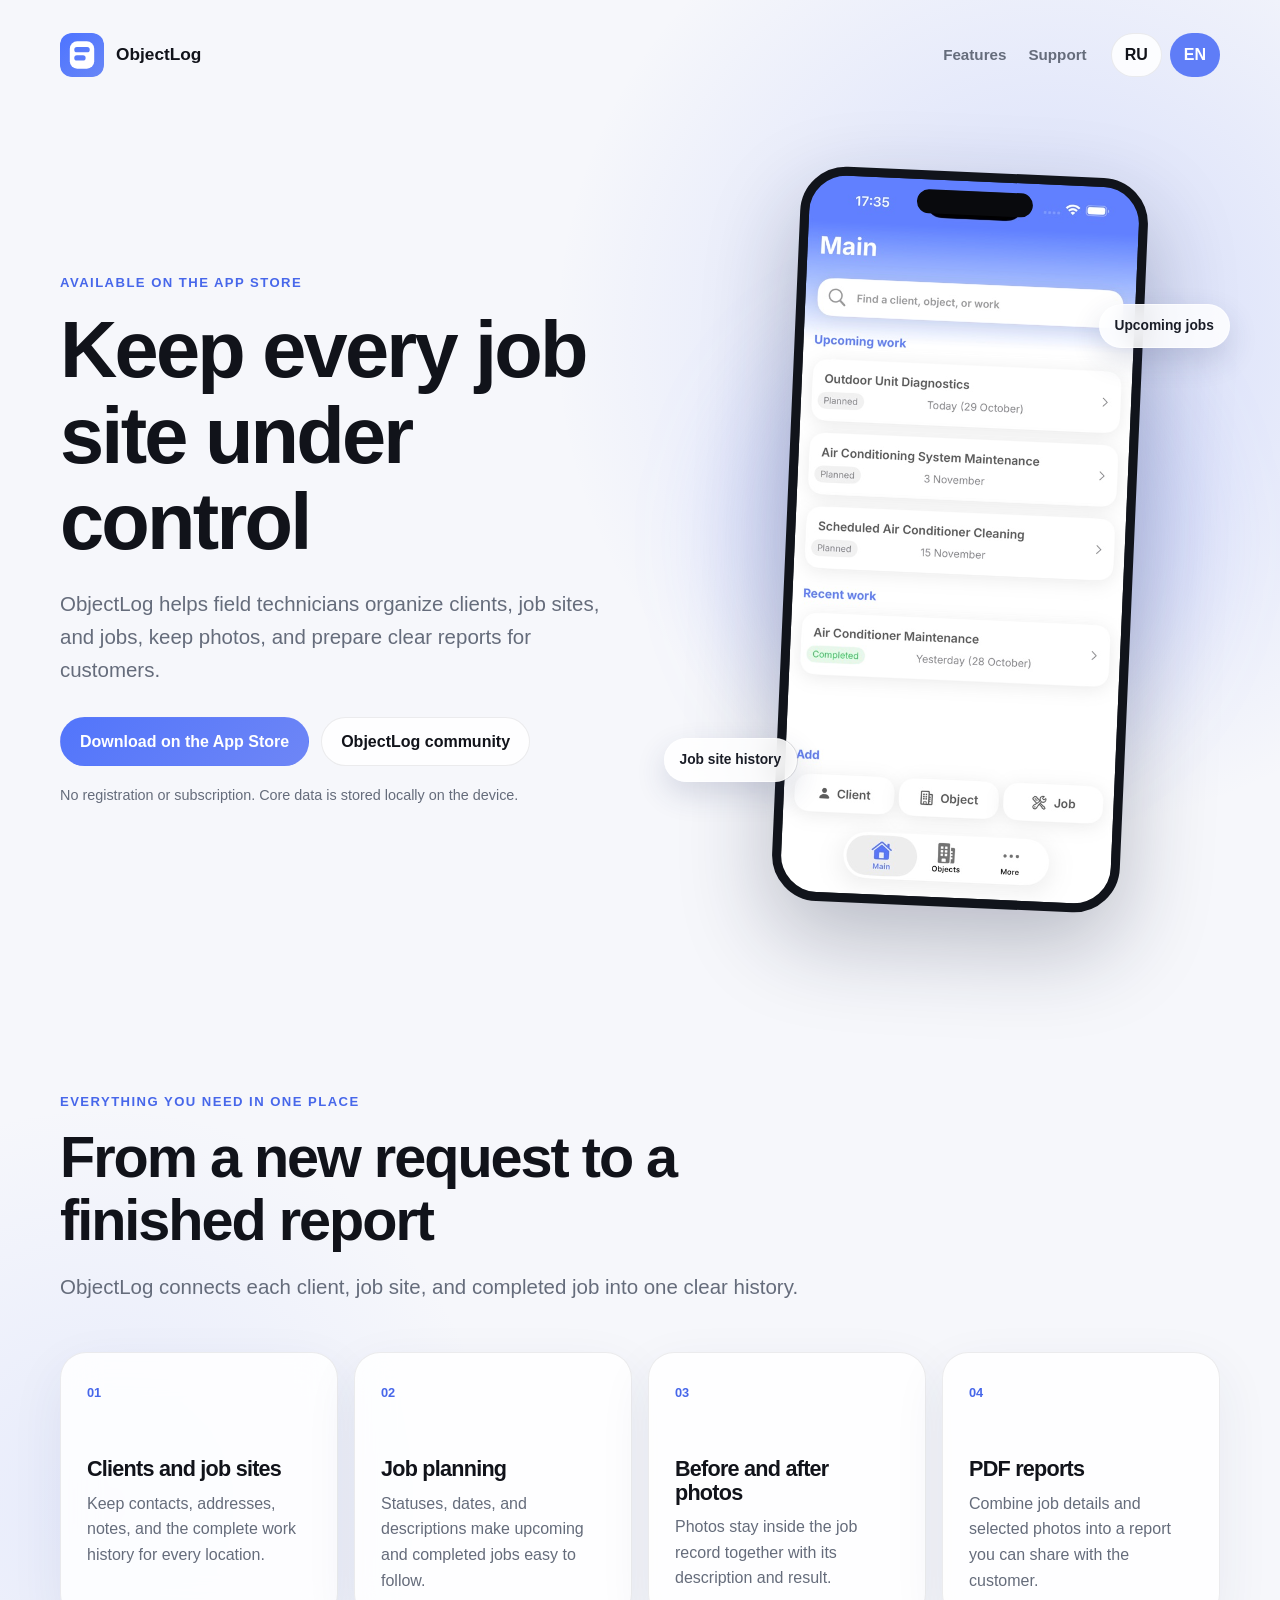
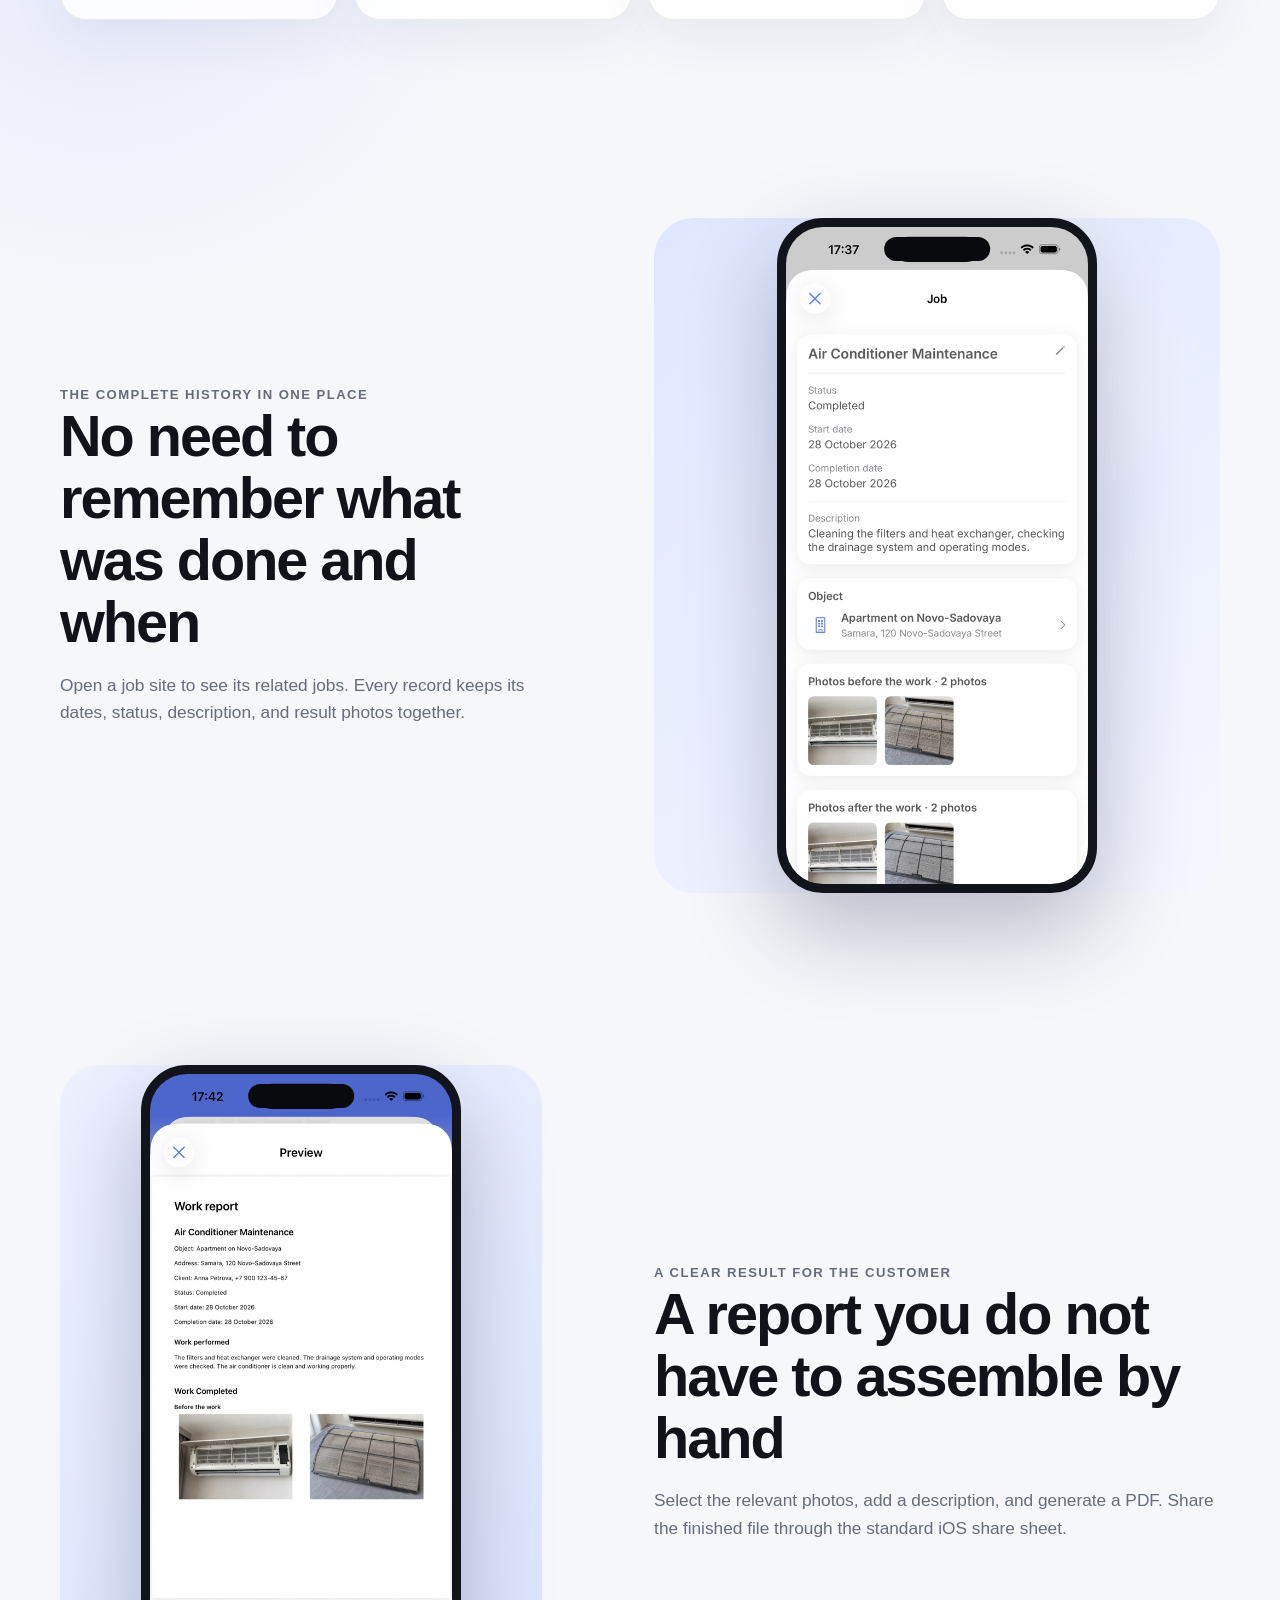
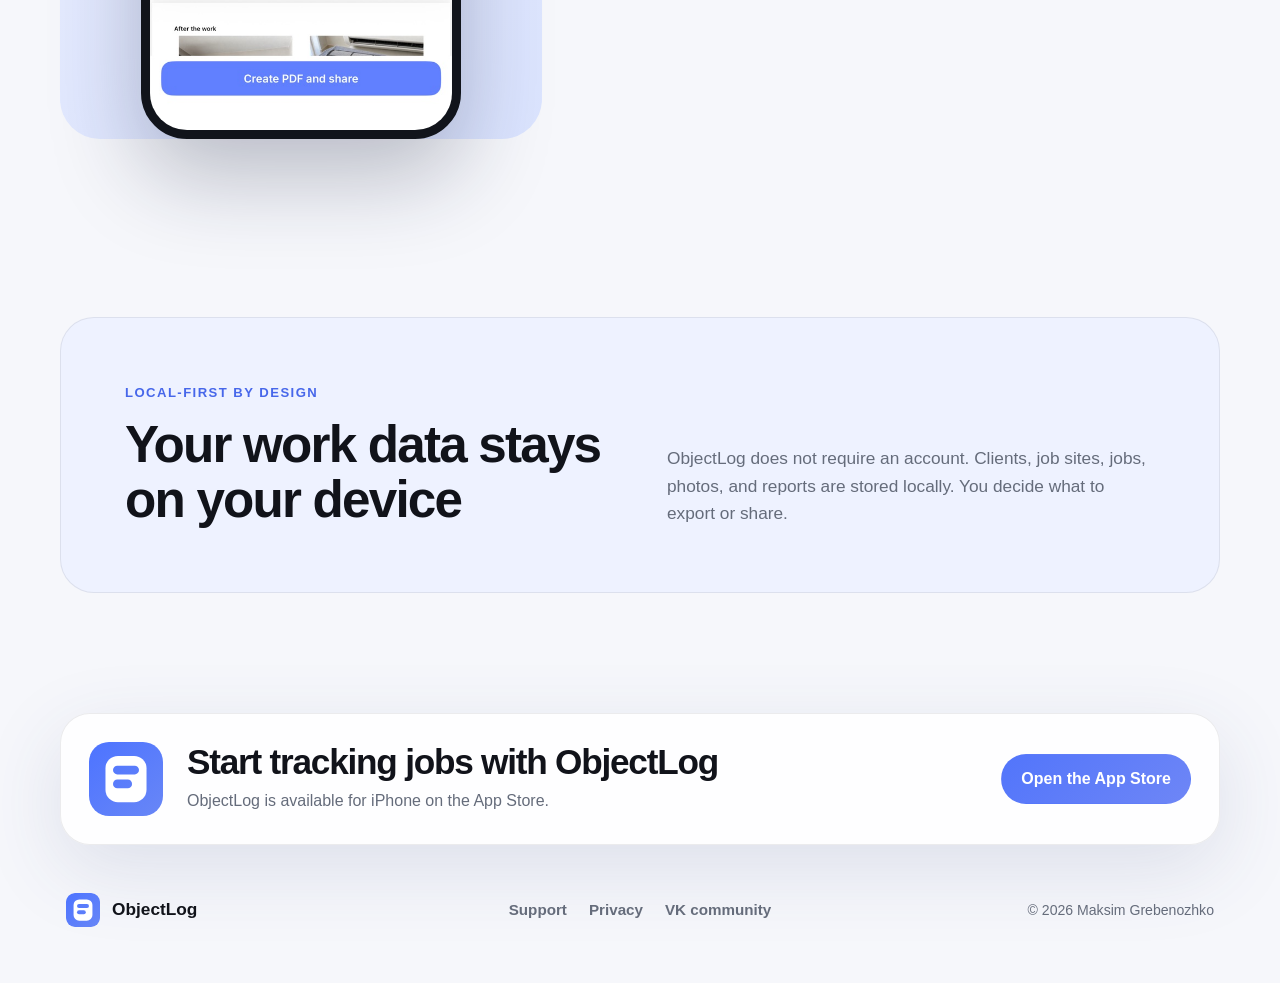
<file: index.html>
<!doctype html>
<html lang="en">
<head>
  <meta charset="utf-8">
  <meta name="viewport" content="width=device-width, initial-scale=1">
  <meta name="description" content="ObjectLog is a local-first iPhone app for organizing clients, job sites, jobs, before-and-after photos, and PDF reports.">
  <meta name="theme-color" content="#f5f7ff">
  <meta property="og:title" content="ObjectLog — clients, job sites, and jobs in one app">
  <meta property="og:description" content="A local-first job and work logbook for field professionals. Available on the App Store.">
  <meta property="og:type" content="website">
  <meta http-equiv="refresh" content="3; url=en/">
  <title>ObjectLog</title>
  <link rel="icon" href="assets/logo.svg">
  <link rel="stylesheet" href="assets/styles.css">
  <script>
    (function () {
      var language = (navigator.languages && navigator.languages[0]) || navigator.language || "en";
      var isRussian = /^ru(?:-|$)/i.test(language);
      window.location.replace(isRussian ? "ru/" : "en/");
    }());
  </script>
</head>
<body>
  <main class="shell gateway">
    <section class="card gateway-card">
      <img src="assets/logo.svg" alt="ObjectLog logo">
      <h1>ObjectLog</h1>
      <p class="lead">Choose your language · Выберите язык</p>
      <div class="actions">
        <a class="button" href="ru/" lang="ru">Русский</a>
        <a class="button primary" href="en/">English</a>
      </div>
    </section>
  </main>
  <!-- Cloudflare Web Analytics -->
  <script type="module" src="https://static.cloudflareinsights.com/beacon.min.js" data-cf-beacon='{"token": "b4f188df085d44a996cb9d20d28e844d"}'></script>
  <!-- End Cloudflare Web Analytics -->
</body>
</html>
</file>
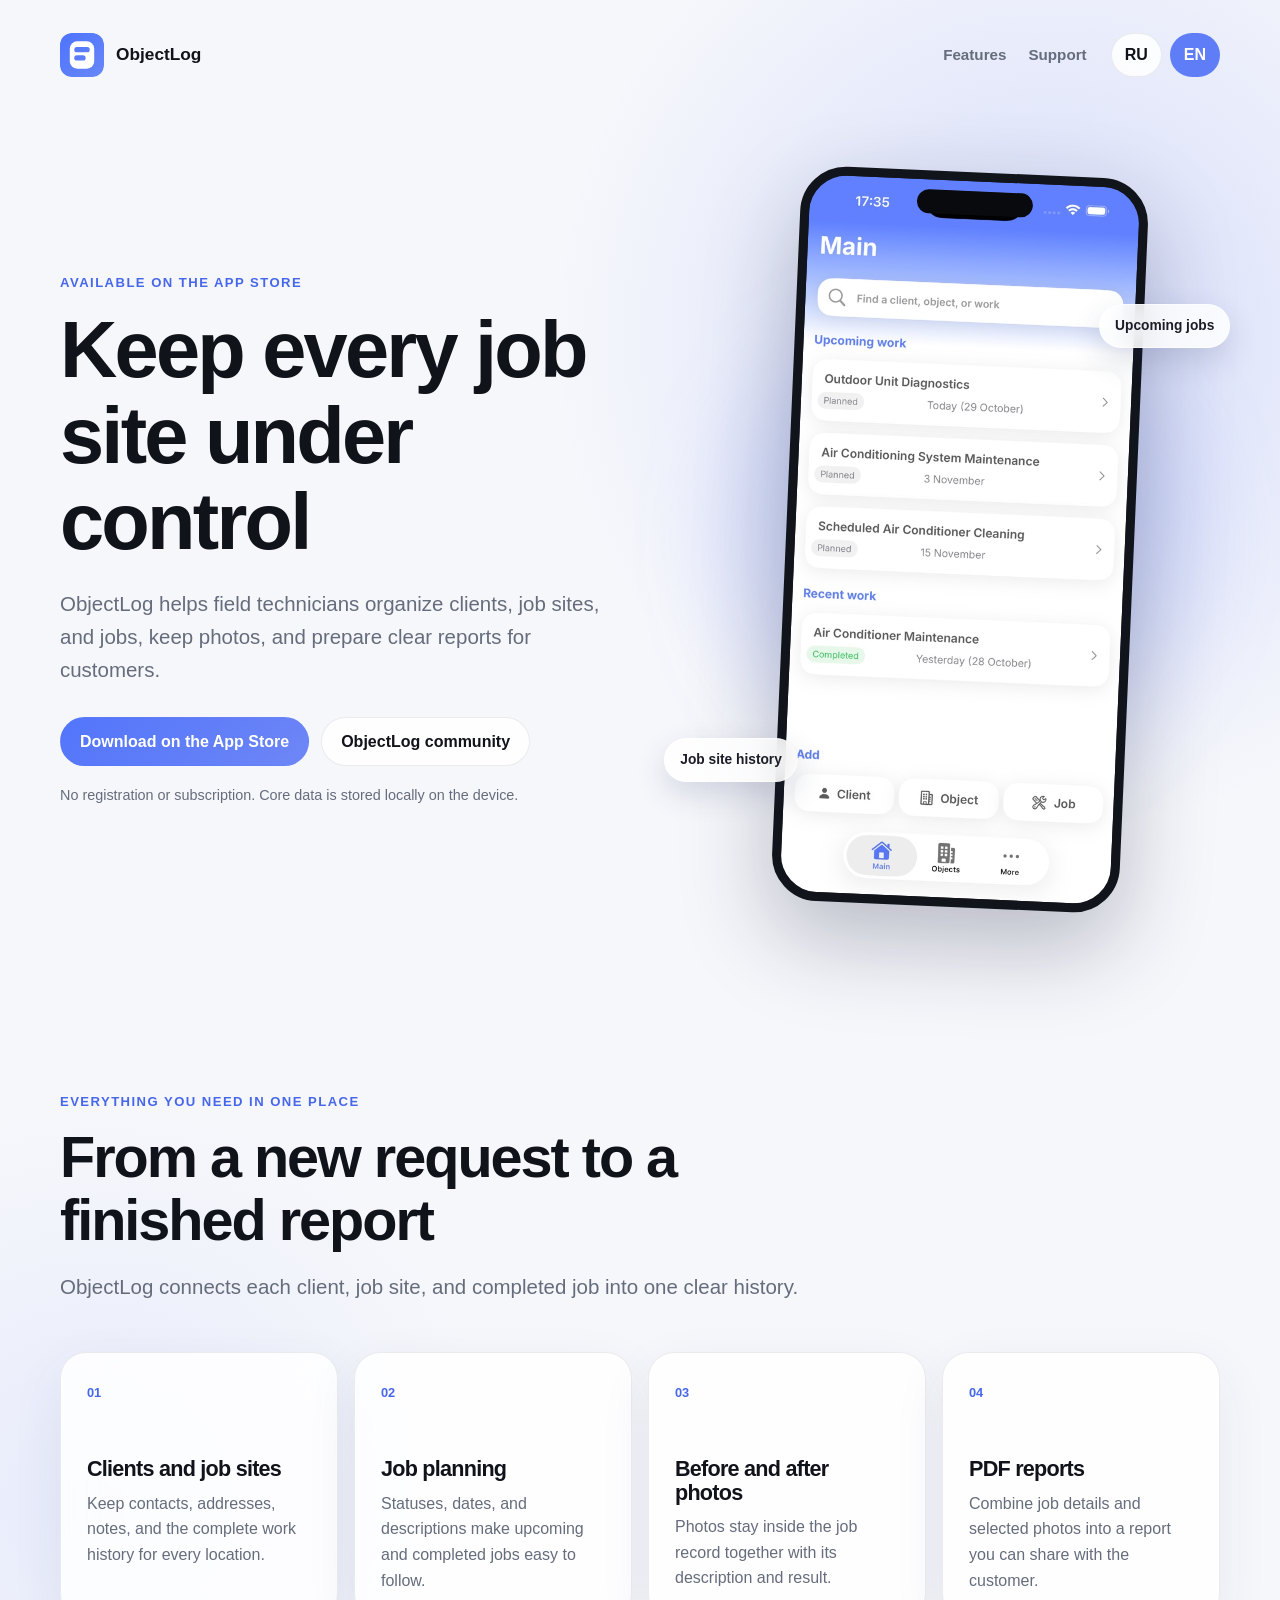
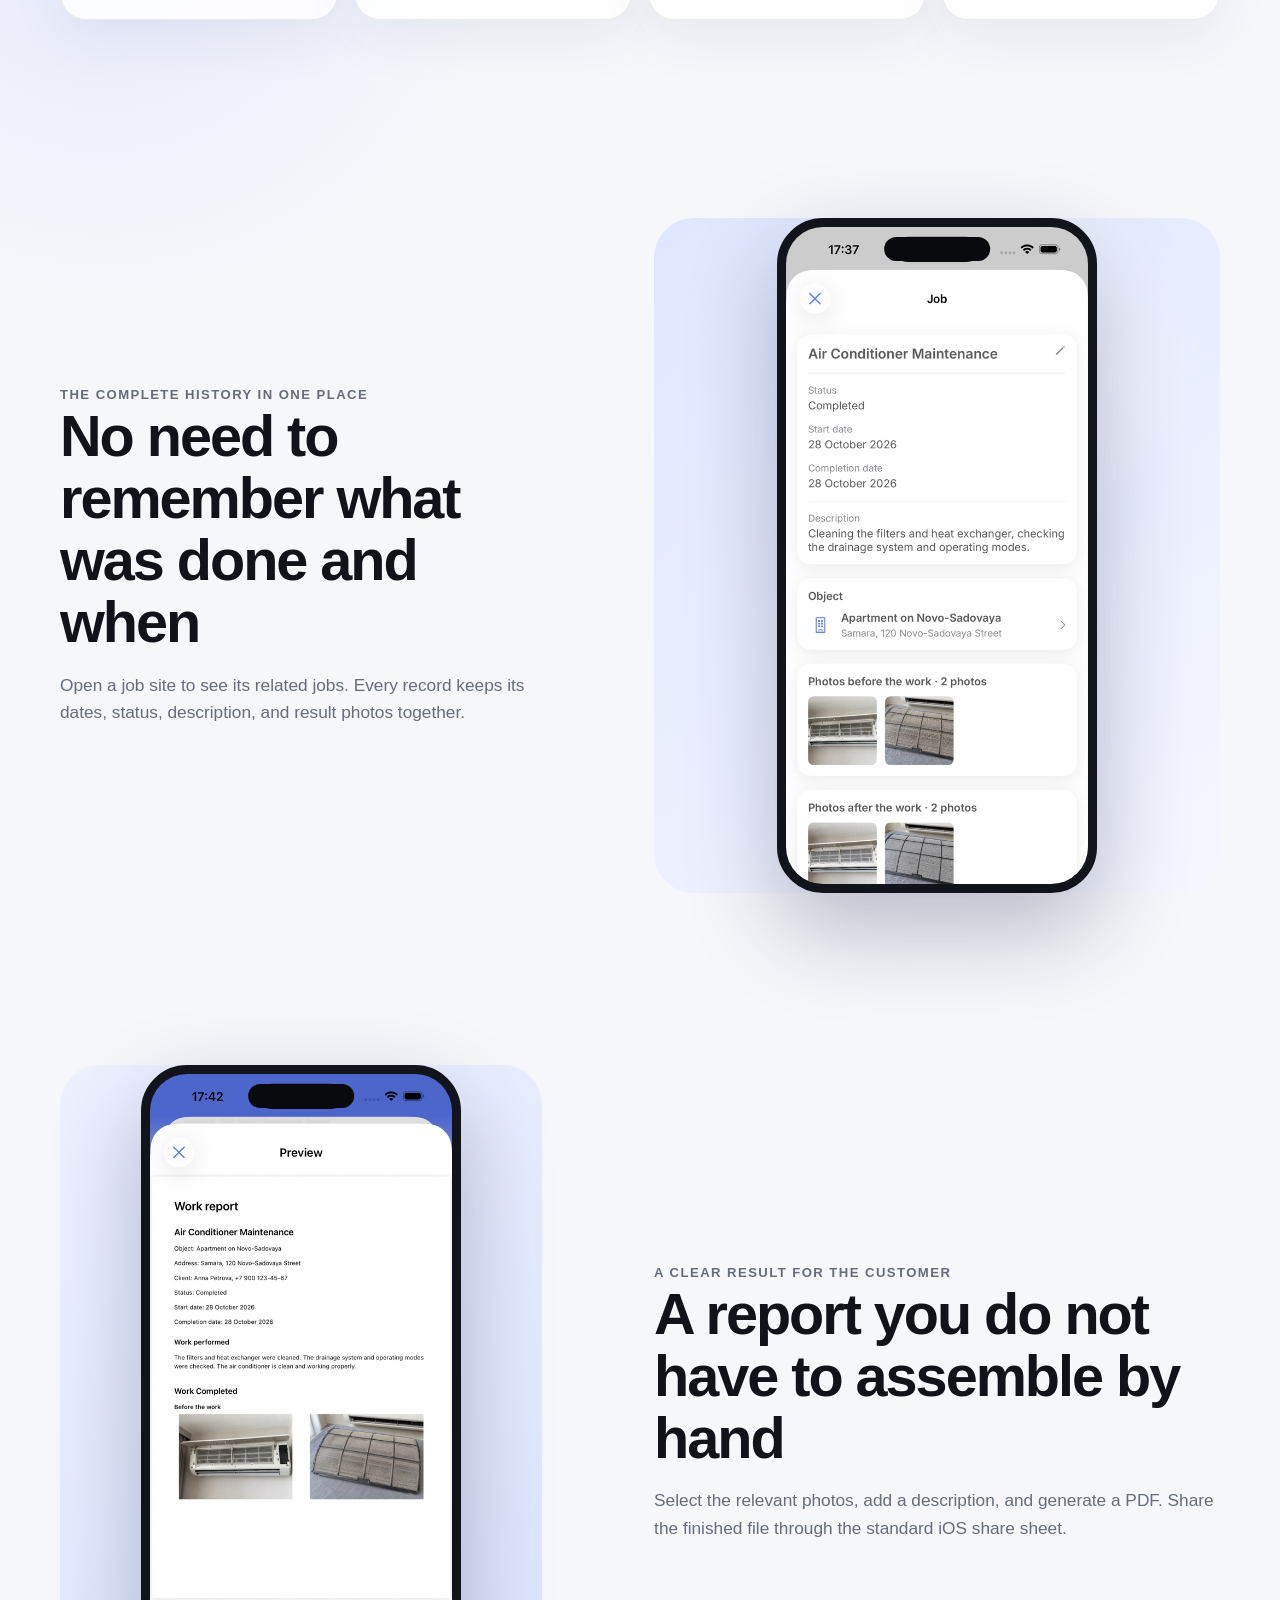
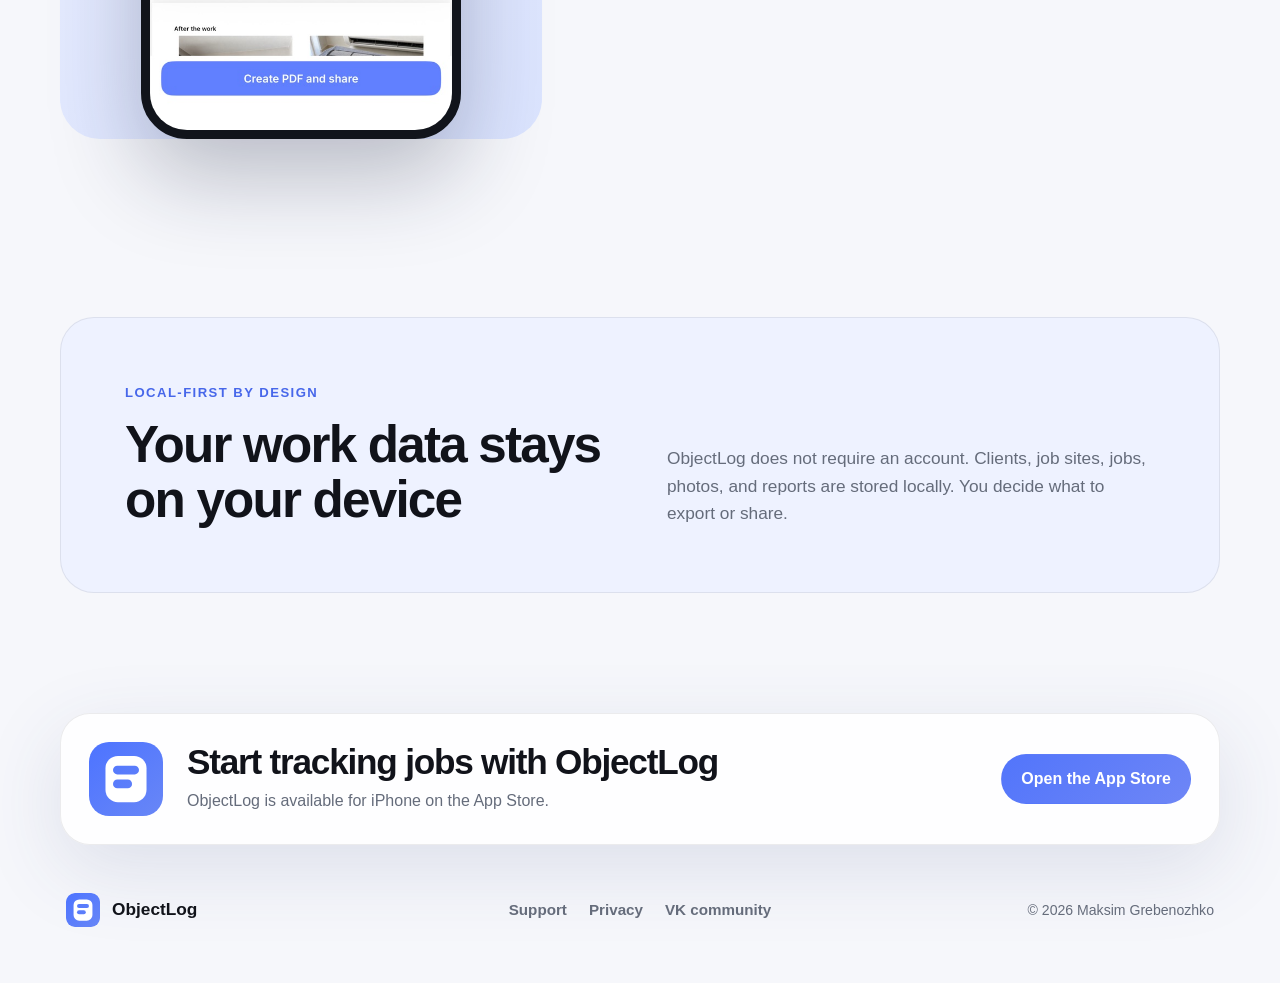
<file: en/index.html>
<!doctype html>
<html lang="en">
<head>
  <meta charset="utf-8">
  <meta name="viewport" content="width=device-width, initial-scale=1">
  <meta name="description" content="ObjectLog is a local-first iPhone app for organizing clients, job sites, jobs, before-and-after photos, and PDF reports.">
  <meta name="theme-color" content="#f5f7ff">
  <meta property="og:title" content="ObjectLog — clients, job sites, and jobs in one app">
  <meta property="og:description" content="A local-first job and work logbook for field professionals. Available on the App Store.">
  <meta property="og:type" content="website">
  <title>ObjectLog — clients, job sites, and jobs</title>
  <link rel="icon" href="../assets/logo.svg">
  <link rel="stylesheet" href="../assets/styles.css">
</head>
<body>
  <main class="shell landing">
    <nav class="topbar" aria-label="Main navigation">
      <a class="brand" href="./"><img src="../assets/logo.svg" alt=""><span>ObjectLog</span></a>
      <div class="nav-group">
        <div class="nav-links">
          <a href="#features">Features</a>
          <a href="../support/#en">Support</a>
        </div>
        <div class="language" aria-label="Language">
          <a href="../ru/">RU</a>
          <a href="./" aria-current="page">EN</a>
        </div>
      </div>
    </nav>

    <section class="hero-section">
      <div class="hero-copy">
        <p class="eyebrow">Available on the App Store</p>
        <h1>Keep every job site under control</h1>
        <p class="lead">ObjectLog helps field technicians organize clients, job sites, and jobs, keep photos, and prepare clear reports for customers.</p>
        <div class="actions hero-actions">
          <a class="button primary" href="https://apps.apple.com/app/objectlog/id6814727615">Download on the App Store</a>
          <a class="button" href="https://vk.ru/objectlog">ObjectLog community</a>
        </div>
        <p class="trust-note">No registration or subscription. Core data is stored locally on the device.</p>
      </div>

      <div class="hero-visual" aria-label="ObjectLog main screen">
        <div class="glow"></div>
        <div class="phone phone-hero">
          <img src="../assets/screenshots/main-en.jpg" alt="ObjectLog main screen showing upcoming and recent jobs">
        </div>
        <span class="floating-label label-top">Upcoming jobs</span>
        <span class="floating-label label-bottom">Job site history</span>
      </div>
    </section>

    <section class="section intro" id="features">
      <p class="eyebrow">Everything you need in one place</p>
      <h2>From a new request to a finished report</h2>
      <p class="section-lead">ObjectLog connects each client, job site, and completed job into one clear history.</p>

      <div class="feature-grid">
        <article class="feature-card">
          <span class="feature-number">01</span>
          <h3>Clients and job sites</h3>
          <p>Keep contacts, addresses, notes, and the complete work history for every location.</p>
        </article>
        <article class="feature-card">
          <span class="feature-number">02</span>
          <h3>Job planning</h3>
          <p>Statuses, dates, and descriptions make upcoming and completed jobs easy to follow.</p>
        </article>
        <article class="feature-card">
          <span class="feature-number">03</span>
          <h3>Before and after photos</h3>
          <p>Photos stay inside the job record together with its description and result.</p>
        </article>
        <article class="feature-card">
          <span class="feature-number">04</span>
          <h3>PDF reports</h3>
          <p>Combine job details and selected photos into a report you can share with the customer.</p>
        </article>
      </div>
    </section>

    <section class="showcase">
      <div class="showcase-copy">
        <p class="eyebrow">The complete history in one place</p>
        <h2>No need to remember what was done and when</h2>
        <p>Open a job site to see its related jobs. Every record keeps its dates, status, description, and result photos together.</p>
      </div>
      <div class="device-stage">
        <div class="phone phone-secondary">
          <img src="../assets/screenshots/work-en.jpg" loading="lazy" alt="Completed job in ObjectLog with before-and-after photos">
        </div>
      </div>
    </section>

    <section class="showcase showcase-reverse">
      <div class="showcase-copy">
        <p class="eyebrow">A clear result for the customer</p>
        <h2>A report you do not have to assemble by hand</h2>
        <p>Select the relevant photos, add a description, and generate a PDF. Share the finished file through the standard iOS share sheet.</p>
      </div>
      <div class="device-stage report-stage">
        <div class="phone phone-secondary">
          <img src="../assets/screenshots/report-en.jpg" loading="lazy" alt="PDF report preview in ObjectLog">
        </div>
      </div>
    </section>

    <section class="privacy-block">
      <div>
        <p class="eyebrow">Local-first by design</p>
        <h2>Your work data stays on your device</h2>
      </div>
      <p>ObjectLog does not require an account. Clients, job sites, jobs, photos, and reports are stored locally. You decide what to export or share.</p>
    </section>

    <section class="cta-section">
      <img src="../assets/logo.svg" alt="ObjectLog logo">
      <div>
        <h2>Start tracking jobs with ObjectLog</h2>
        <p>ObjectLog is available for iPhone on the App Store.</p>
      </div>
      <a class="button primary" href="https://apps.apple.com/app/objectlog/id6814727615">Open the App Store</a>
    </section>

    <footer class="site-footer">
      <div class="footer-brand"><img src="../assets/logo.svg" alt=""><span>ObjectLog</span></div>
      <div class="footer-links">
        <a href="../support/#en">Support</a>
        <a href="../privacy/en/">Privacy</a>
        <a href="https://vk.ru/objectlog">VK community</a>
      </div>
      <span>© 2026 Maksim Grebenozhko</span>
    </footer>
  </main>
  <!-- Cloudflare Web Analytics -->
  <script type="module" src="https://static.cloudflareinsights.com/beacon.min.js" data-cf-beacon='{"token": "b4f188df085d44a996cb9d20d28e844d"}'></script>
  <!-- End Cloudflare Web Analytics -->
</body>
</html>
</file>
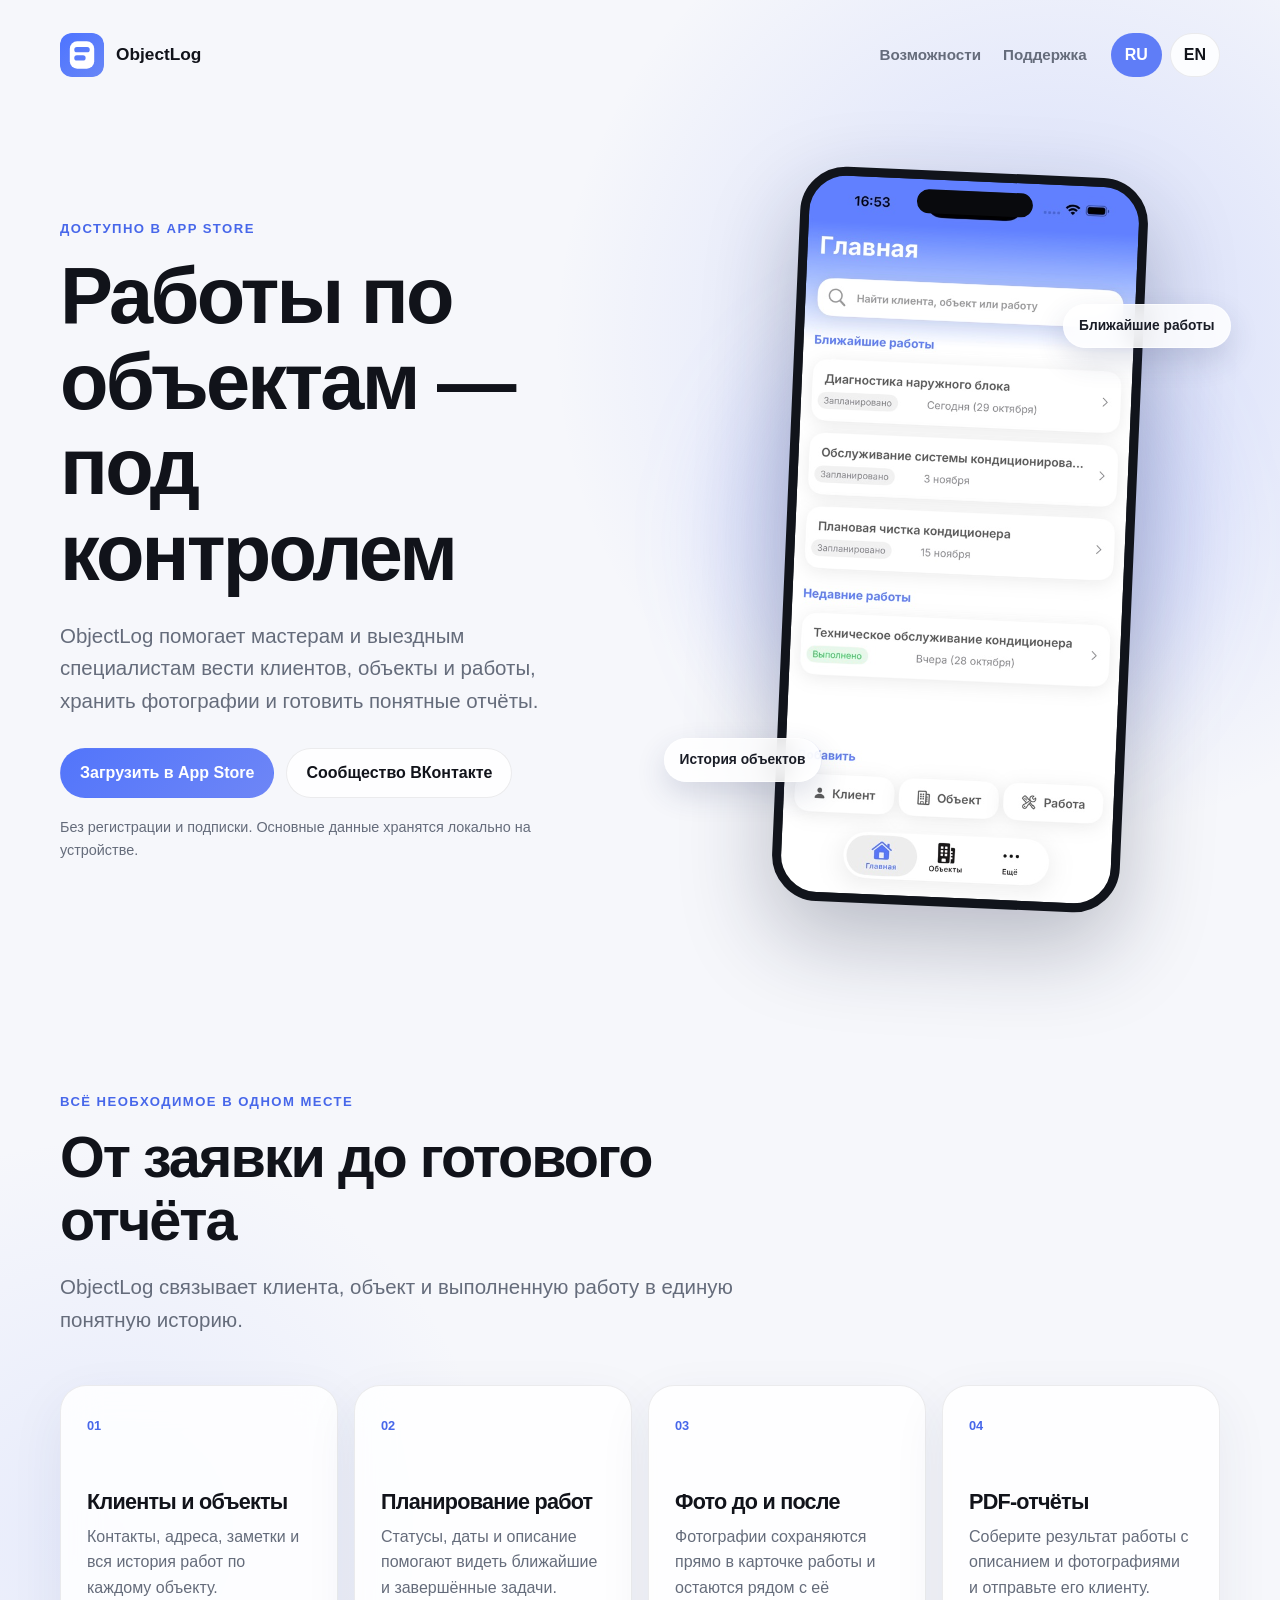
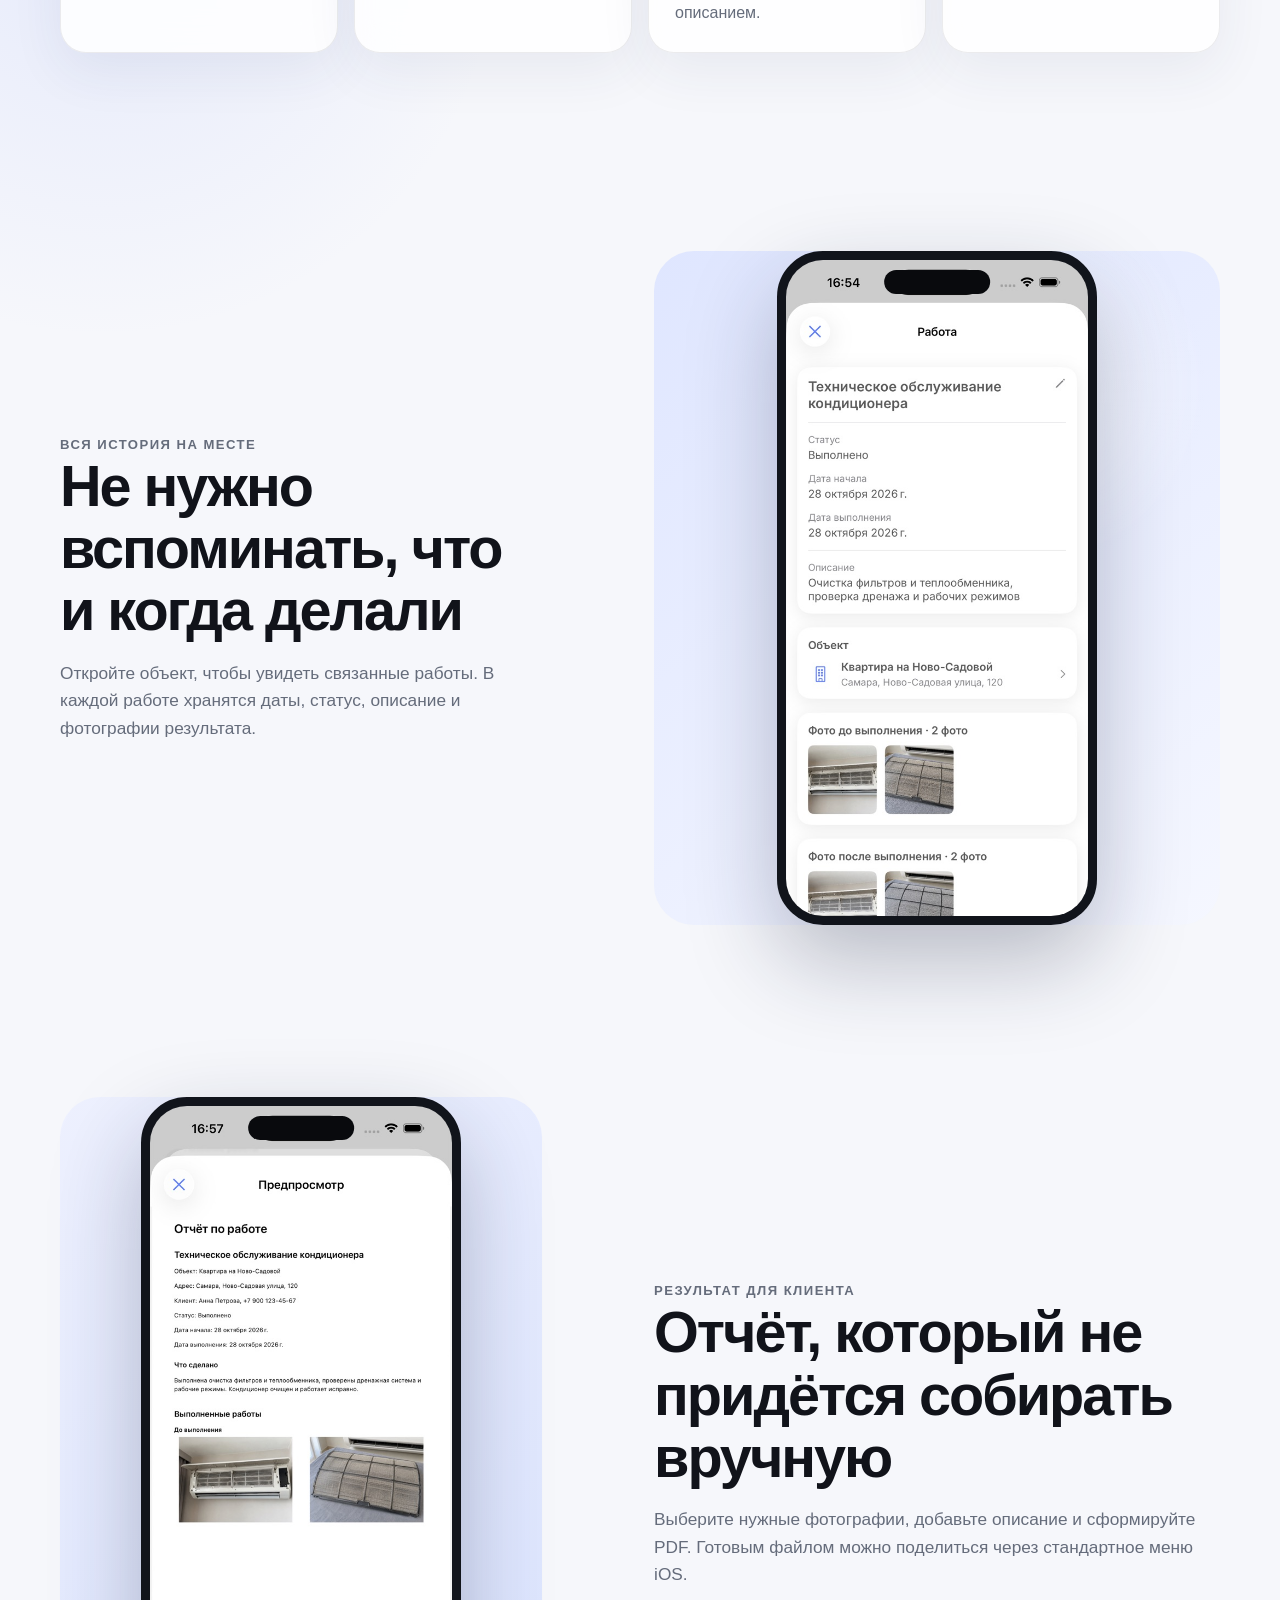
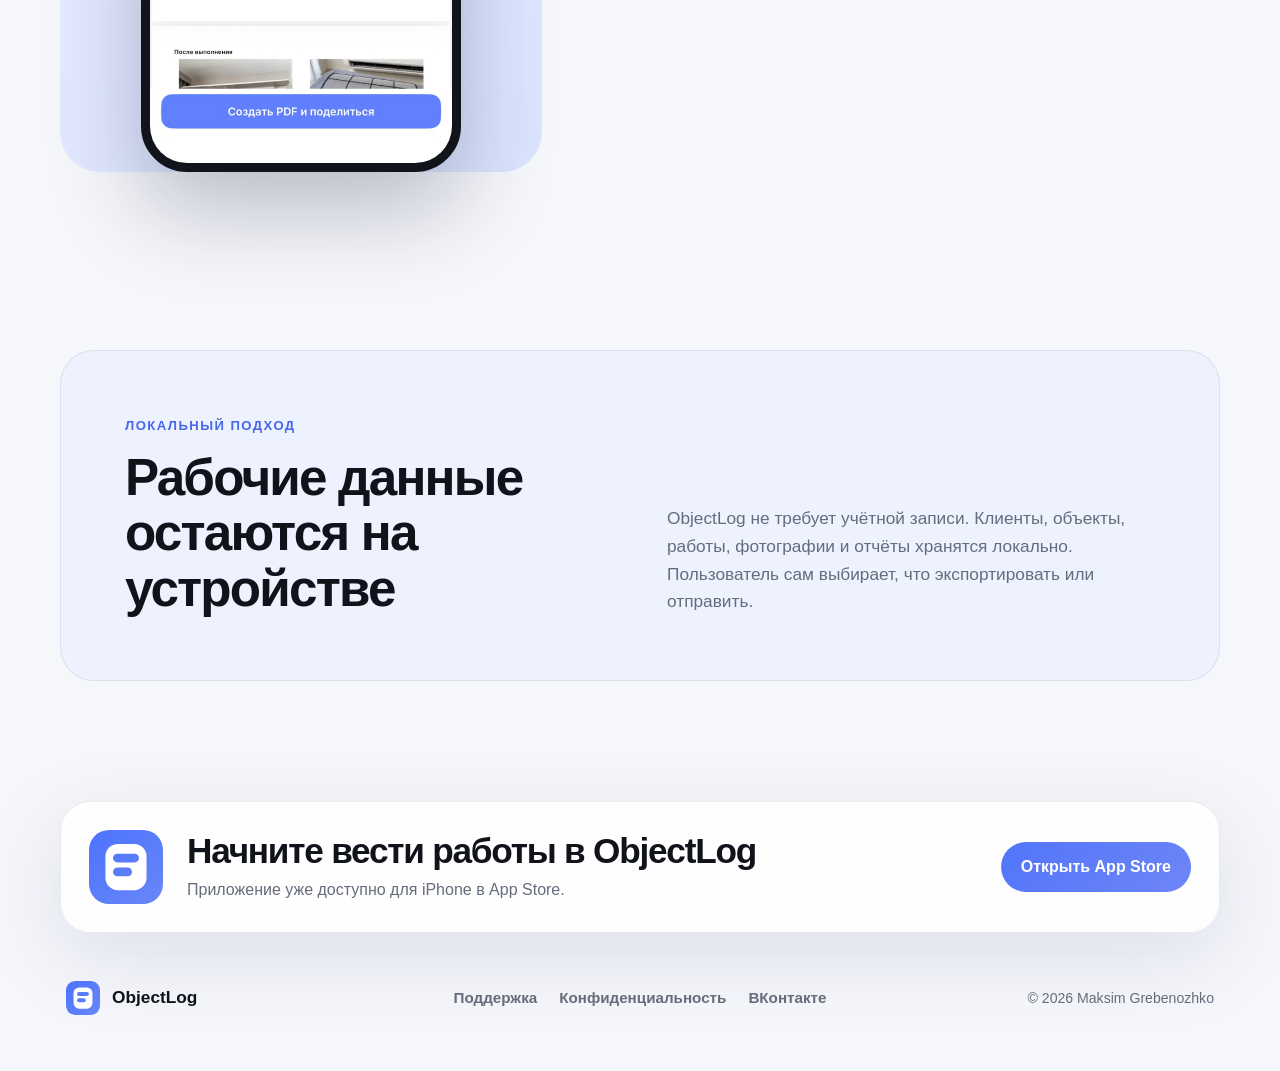
<file: ru/index.html>
<!doctype html>
<html lang="ru">
<head>
  <meta charset="utf-8">
  <meta name="viewport" content="width=device-width, initial-scale=1">
  <meta name="description" content="ObjectLog — приложение для учёта клиентов, объектов и работ. История работ, фотографии до и после и PDF-отчёты — без регистрации.">
  <meta name="theme-color" content="#f5f7ff">
  <meta property="og:title" content="ObjectLog — учёт клиентов, объектов и работ">
  <meta property="og:description" content="Рабочий журнал для мастеров и выездных специалистов. Доступно в App Store.">
  <meta property="og:type" content="website">
  <title>ObjectLog — учёт клиентов, объектов и работ</title>
  <link rel="icon" href="../assets/logo.svg">
  <link rel="stylesheet" href="../assets/styles.css">
</head>
<body>
  <main class="shell landing">
    <nav class="topbar" aria-label="Основная навигация">
      <a class="brand" href="./"><img src="../assets/logo.svg" alt=""><span>ObjectLog</span></a>
      <div class="nav-group">
        <div class="nav-links">
          <a href="#features">Возможности</a>
          <a href="../support/#ru">Поддержка</a>
        </div>
        <div class="language" aria-label="Язык">
          <a href="./" aria-current="page">RU</a>
          <a href="../en/">EN</a>
        </div>
      </div>
    </nav>

    <section class="hero-section">
      <div class="hero-copy">
        <p class="eyebrow">Доступно в App Store</p>
        <h1>Работы по объектам — под контролем</h1>
        <p class="lead">ObjectLog помогает мастерам и выездным специалистам вести клиентов, объекты и работы, хранить фотографии и готовить понятные отчёты.</p>
        <div class="actions hero-actions">
          <a class="button primary" href="https://apps.apple.com/app/objectlog/id6814727615">Загрузить в App Store</a>
          <a class="button" href="https://vk.ru/objectlog">Сообщество ВКонтакте</a>
        </div>
        <p class="trust-note">Без регистрации и подписки. Основные данные хранятся локально на устройстве.</p>
      </div>

      <div class="hero-visual" aria-label="Главный экран ObjectLog">
        <div class="glow"></div>
        <div class="phone phone-hero">
          <img src="../assets/screenshots/main.jpg" alt="Главный экран ObjectLog со списком ближайших и недавних работ">
        </div>
        <span class="floating-label label-top">Ближайшие работы</span>
        <span class="floating-label label-bottom">История объектов</span>
      </div>
    </section>

    <section class="section intro" id="features">
      <p class="eyebrow">Всё необходимое в одном месте</p>
      <h2>От заявки до готового отчёта</h2>
      <p class="section-lead">ObjectLog связывает клиента, объект и выполненную работу в единую понятную историю.</p>

      <div class="feature-grid">
        <article class="feature-card">
          <span class="feature-number">01</span>
          <h3>Клиенты и объекты</h3>
          <p>Контакты, адреса, заметки и вся история работ по каждому объекту.</p>
        </article>
        <article class="feature-card">
          <span class="feature-number">02</span>
          <h3>Планирование работ</h3>
          <p>Статусы, даты и описание помогают видеть ближайшие и завершённые задачи.</p>
        </article>
        <article class="feature-card">
          <span class="feature-number">03</span>
          <h3>Фото до и после</h3>
          <p>Фотографии сохраняются прямо в карточке работы и остаются рядом с её описанием.</p>
        </article>
        <article class="feature-card">
          <span class="feature-number">04</span>
          <h3>PDF-отчёты</h3>
          <p>Соберите результат работы с описанием и фотографиями и отправьте его клиенту.</p>
        </article>
      </div>
    </section>

    <section class="showcase">
      <div class="showcase-copy">
        <p class="eyebrow">Вся история на месте</p>
        <h2>Не нужно вспоминать, что и когда делали</h2>
        <p>Откройте объект, чтобы увидеть связанные работы. В каждой работе хранятся даты, статус, описание и фотографии результата.</p>
      </div>
      <div class="device-stage">
        <div class="phone phone-secondary">
          <img src="../assets/screenshots/work.jpg" loading="lazy" alt="Экран выполненной работы с фотографиями до и после">
        </div>
      </div>
    </section>

    <section class="showcase showcase-reverse">
      <div class="showcase-copy">
        <p class="eyebrow">Результат для клиента</p>
        <h2>Отчёт, который не придётся собирать вручную</h2>
        <p>Выберите нужные фотографии, добавьте описание и сформируйте PDF. Готовым файлом можно поделиться через стандартное меню iOS.</p>
      </div>
      <div class="device-stage report-stage">
        <div class="phone phone-secondary">
          <img src="../assets/screenshots/report.jpg" loading="lazy" alt="Предпросмотр PDF-отчёта в ObjectLog">
        </div>
      </div>
    </section>

    <section class="privacy-block">
      <div>
        <p class="eyebrow">Локальный подход</p>
        <h2>Рабочие данные остаются на устройстве</h2>
      </div>
      <p>ObjectLog не требует учётной записи. Клиенты, объекты, работы, фотографии и отчёты хранятся локально. Пользователь сам выбирает, что экспортировать или отправить.</p>
    </section>

    <section class="cta-section">
      <img src="../assets/logo.svg" alt="Логотип ObjectLog">
      <div>
        <h2>Начните вести работы в ObjectLog</h2>
        <p>Приложение уже доступно для iPhone в App Store.</p>
      </div>
      <a class="button primary" href="https://apps.apple.com/app/objectlog/id6814727615">Открыть App Store</a>
    </section>

    <footer class="site-footer">
      <div class="footer-brand"><img src="../assets/logo.svg" alt=""><span>ObjectLog</span></div>
      <div class="footer-links">
        <a href="../support/#ru">Поддержка</a>
        <a href="../privacy/ru/">Конфиденциальность</a>
        <a href="https://vk.ru/objectlog">ВКонтакте</a>
      </div>
      <span>© 2026 Maksim Grebenozhko</span>
    </footer>
  </main>
  <!-- Cloudflare Web Analytics -->
  <script type="module" src="https://static.cloudflareinsights.com/beacon.min.js" data-cf-beacon='{"token": "b4f188df085d44a996cb9d20d28e844d"}'></script>
  <!-- End Cloudflare Web Analytics -->
</body>
</html>
</file>
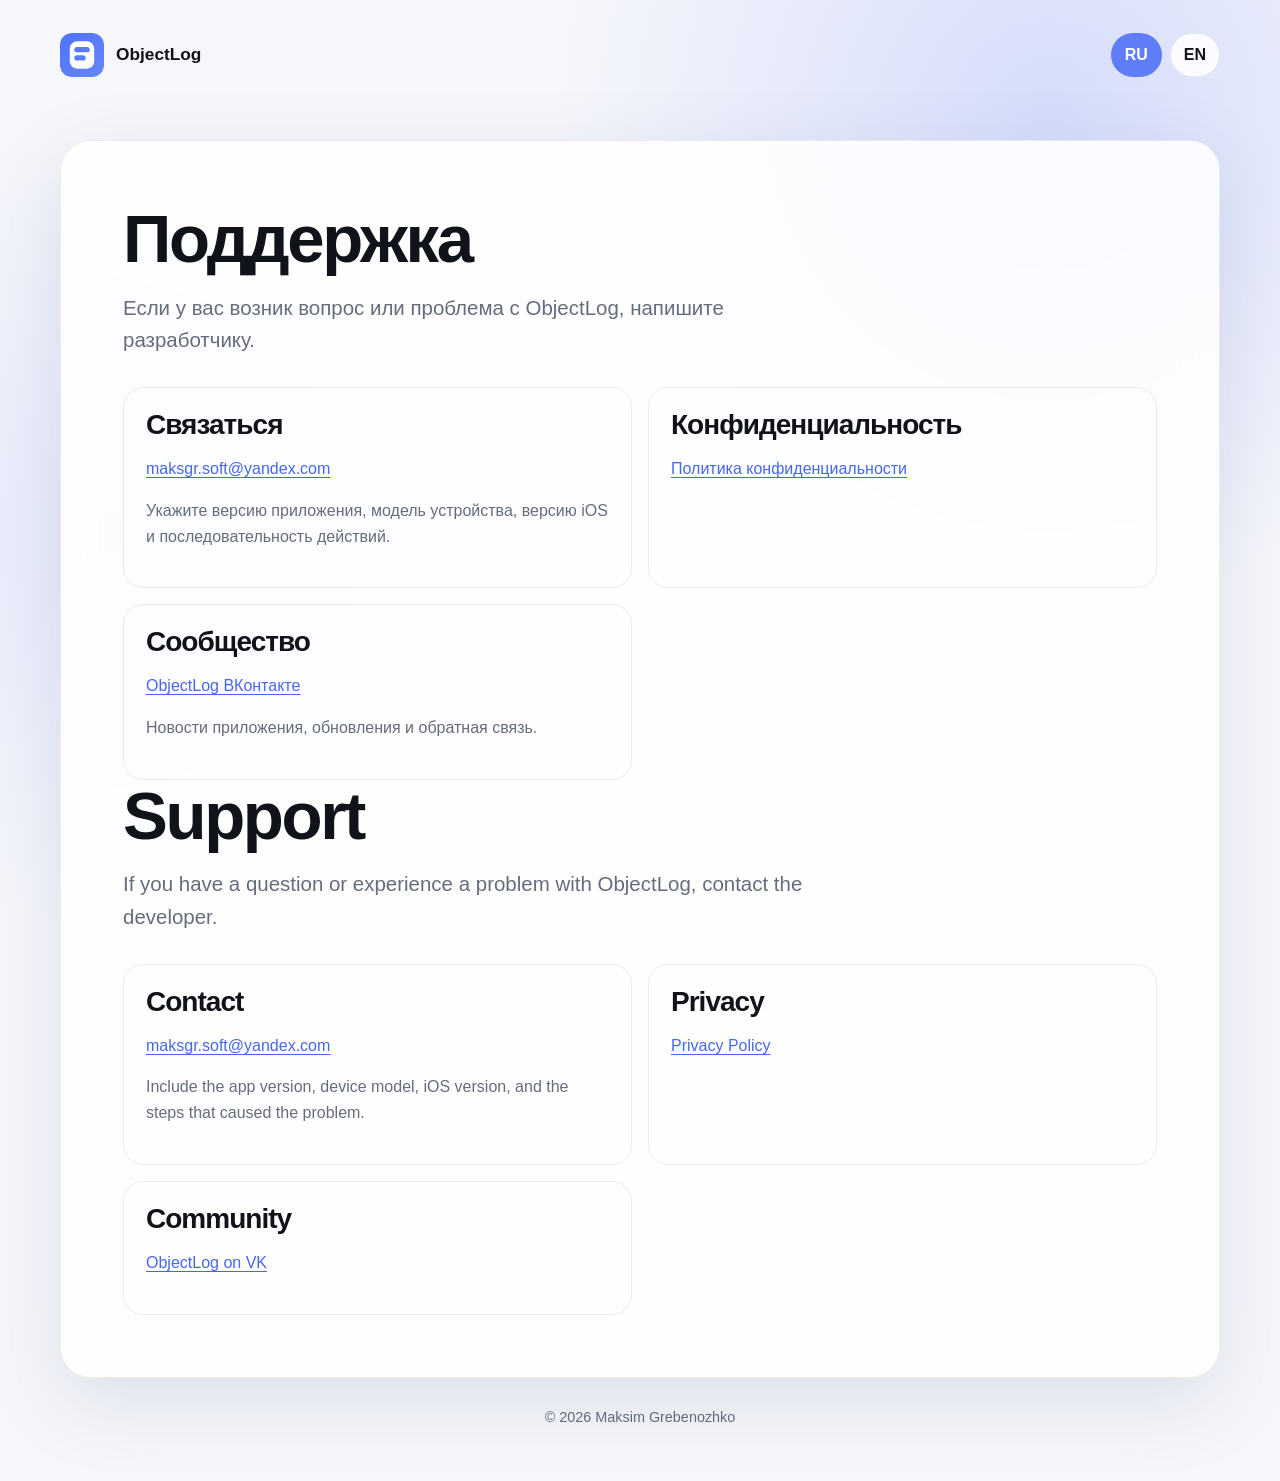
<file: support/index.html>
<!doctype html>
<html lang="ru">
<head>
  <meta charset="utf-8">
  <meta name="viewport" content="width=device-width, initial-scale=1">
  <meta name="description" content="Поддержка приложения ObjectLog.">
  <title>Поддержка ObjectLog</title>
  <link rel="icon" href="../assets/logo.svg">
  <link rel="stylesheet" href="../assets/styles.css">
</head>
<body>
  <main class="shell">
    <nav class="topbar" aria-label="Основная навигация">
      <a class="brand" href="../"><img src="../assets/logo.svg" alt=""><span>ObjectLog</span></a>
      <div class="language"><a href="#ru" aria-current="page">RU</a><a href="#en">EN</a></div>
    </nav>

    <article class="card document">
      <section id="ru">
        <h1>Поддержка</h1>
        <p class="lead">Если у вас возник вопрос или проблема с ObjectLog, напишите разработчику.</p>
        <div class="support-grid">
          <div class="support-item">
            <h2>Связаться</h2>
            <p><a href="mailto:maksgr.soft@yandex.com">maksgr.soft@yandex.com</a></p>
            <p class="note">Укажите версию приложения, модель устройства, версию iOS и последовательность действий.</p>
          </div>
          <div class="support-item">
            <h2>Конфиденциальность</h2>
            <p><a href="../privacy/ru/">Политика конфиденциальности</a></p>
          </div>
          <div class="support-item">
            <h2>Сообщество</h2>
            <p><a href="https://vk.ru/objectlog">ObjectLog ВКонтакте</a></p>
            <p class="note">Новости приложения, обновления и обратная связь.</p>
          </div>
        </div>
      </section>

      <section id="en" lang="en">
        <h1>Support</h1>
        <p class="lead">If you have a question or experience a problem with ObjectLog, contact the developer.</p>
        <div class="support-grid">
          <div class="support-item">
            <h2>Contact</h2>
            <p><a href="mailto:maksgr.soft@yandex.com">maksgr.soft@yandex.com</a></p>
            <p class="note">Include the app version, device model, iOS version, and the steps that caused the problem.</p>
          </div>
          <div class="support-item">
            <h2>Privacy</h2>
            <p><a href="../privacy/en/">Privacy Policy</a></p>
          </div>
          <div class="support-item">
            <h2>Community</h2>
            <p><a href="https://vk.ru/objectlog">ObjectLog on VK</a></p>
          </div>
        </div>
      </section>
    </article>

    <footer>© 2026 Maksim Grebenozhko</footer>
  </main>
  <!-- Cloudflare Web Analytics -->
  <script type="module" src="https://static.cloudflareinsights.com/beacon.min.js" data-cf-beacon='{"token": "b4f188df085d44a996cb9d20d28e844d"}'></script>
  <!-- End Cloudflare Web Analytics -->
</body>
</html>
</file>
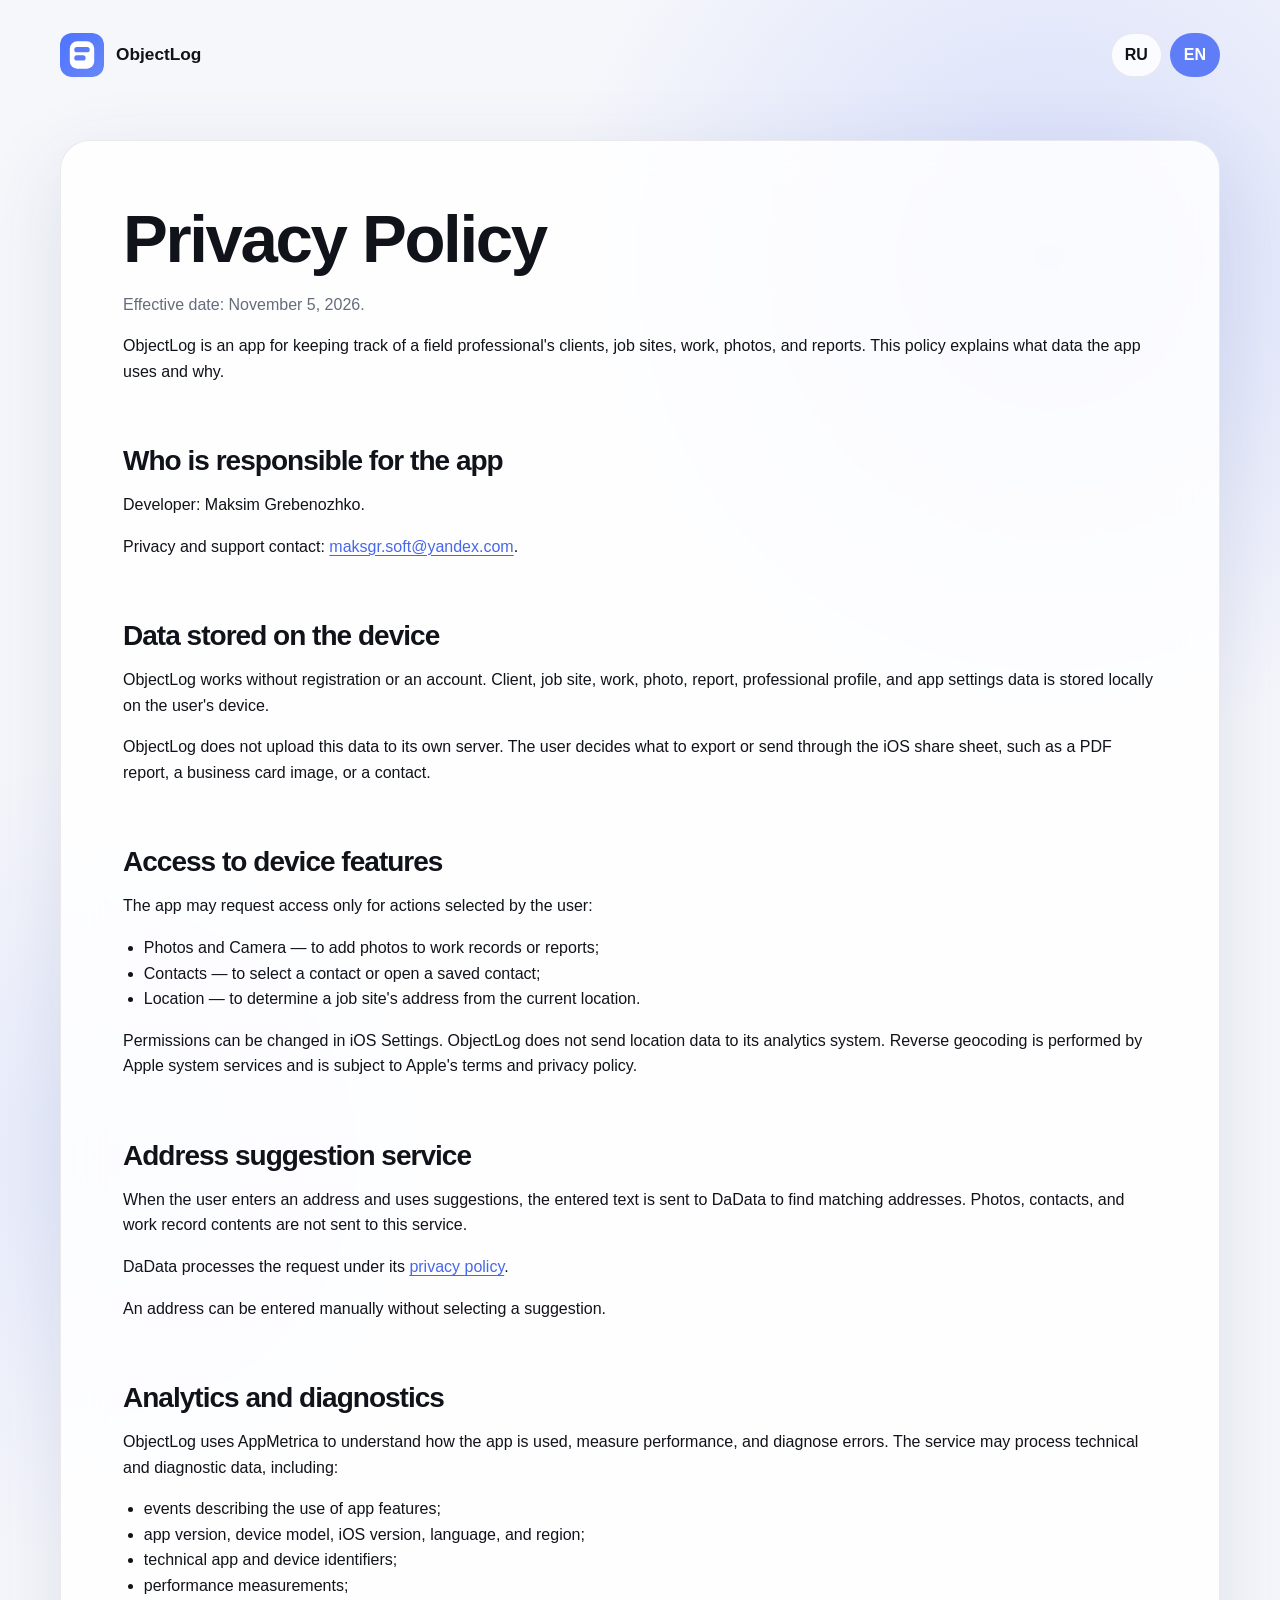
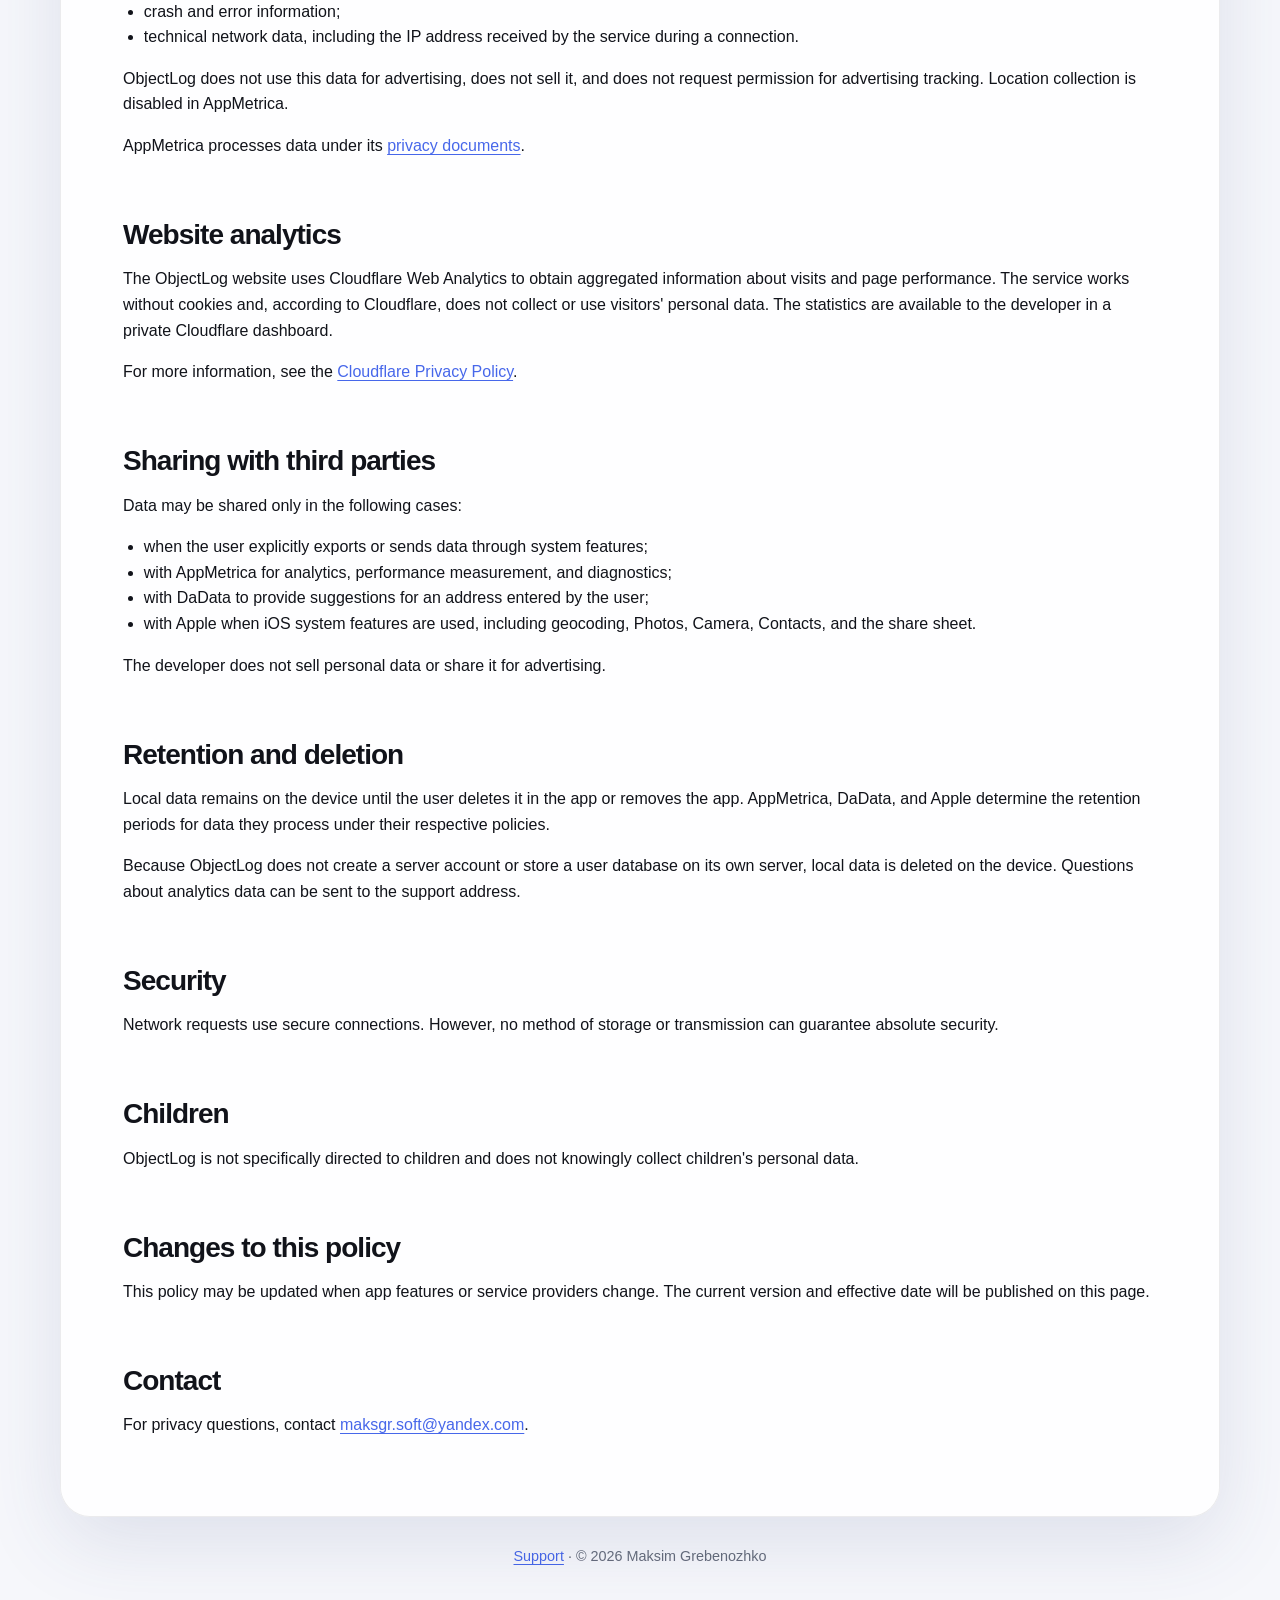
<file: privacy/en/index.html>
<!doctype html>
<html lang="en">
<head>
  <meta charset="utf-8">
  <meta name="viewport" content="width=device-width, initial-scale=1">
  <meta name="description" content="ObjectLog app privacy policy.">
  <title>ObjectLog Privacy Policy</title>
  <link rel="icon" href="../../assets/logo.svg">
  <link rel="stylesheet" href="../../assets/styles.css">
</head>
<body>
  <main class="shell">
    <nav class="topbar" aria-label="Main navigation">
      <a class="brand" href="../../"><img src="../../assets/logo.svg" alt=""><span>ObjectLog</span></a>
      <div class="language"><a href="../ru/">RU</a><a href="./" aria-current="page">EN</a></div>
    </nav>

    <article class="card document">
      <h1>Privacy Policy</h1>
      <p class="meta">Effective date: November 5, 2026.</p>
      <p>ObjectLog is an app for keeping track of a field professional's clients, job sites, work, photos, and
        reports. This policy explains what data the app uses and why.</p>

      <h2>Who is responsible for the app</h2>
      <p>Developer: Maksim Grebenozhko.</p>
      <p>Privacy and support contact:
        <a href="mailto:maksgr.soft@yandex.com">maksgr.soft@yandex.com</a>.</p>

      <h2>Data stored on the device</h2>
      <p>ObjectLog works without registration or an account. Client, job site, work, photo, report,
        professional profile, and app settings data is stored locally on the user's device.</p>
      <p>ObjectLog does not upload this data to its own server. The user decides what to export or send through
        the iOS share sheet, such as a PDF report, a business card image, or a contact.</p>

      <h2>Access to device features</h2>
      <p>The app may request access only for actions selected by the user:</p>
      <ul>
        <li>Photos and Camera — to add photos to work records or reports;</li>
        <li>Contacts — to select a contact or open a saved contact;</li>
        <li>Location — to determine a job site's address from the current location.</li>
      </ul>
      <p>Permissions can be changed in iOS Settings. ObjectLog does not send location data to its analytics
        system. Reverse geocoding is performed by Apple system services and is subject to Apple's terms and
        privacy policy.</p>

      <h2>Address suggestion service</h2>
      <p>When the user enters an address and uses suggestions, the entered text is sent to DaData to find
        matching addresses. Photos, contacts, and work record contents are not sent to this service.</p>
      <p>DaData processes the request under its
        <a href="https://dadata.ru/privacy/">privacy policy</a>.</p>
      <p>An address can be entered manually without selecting a suggestion.</p>

      <h2>Analytics and diagnostics</h2>
      <p>ObjectLog uses AppMetrica to understand how the app is used, measure performance, and diagnose errors.
        The service may process technical and diagnostic data, including:</p>
      <ul>
        <li>events describing the use of app features;</li>
        <li>app version, device model, iOS version, language, and region;</li>
        <li>technical app and device identifiers;</li>
        <li>performance measurements;</li>
        <li>crash and error information;</li>
        <li>technical network data, including the IP address received by the service during a connection.</li>
      </ul>
      <p>ObjectLog does not use this data for advertising, does not sell it, and does not request permission for
        advertising tracking. Location collection is disabled in AppMetrica.</p>
      <p>AppMetrica processes data under its
        <a href="https://appmetrica.yandex.ru/about/privacy-policy">privacy documents</a>.</p>

      <h2>Website analytics</h2>
      <p>The ObjectLog website uses Cloudflare Web Analytics to obtain aggregated information about visits and
        page performance. The service works without cookies and, according to Cloudflare, does not collect or use
        visitors' personal data. The statistics are available to the developer in a private Cloudflare dashboard.</p>
      <p>For more information, see the
        <a href="https://www.cloudflare.com/privacypolicy/">Cloudflare Privacy Policy</a>.</p>

      <h2>Sharing with third parties</h2>
      <p>Data may be shared only in the following cases:</p>
      <ul>
        <li>when the user explicitly exports or sends data through system features;</li>
        <li>with AppMetrica for analytics, performance measurement, and diagnostics;</li>
        <li>with DaData to provide suggestions for an address entered by the user;</li>
        <li>with Apple when iOS system features are used, including geocoding, Photos, Camera, Contacts, and the
          share sheet.</li>
      </ul>
      <p>The developer does not sell personal data or share it for advertising.</p>

      <h2>Retention and deletion</h2>
      <p>Local data remains on the device until the user deletes it in the app or removes the app. AppMetrica,
        DaData, and Apple determine the retention periods for data they process under their respective policies.</p>
      <p>Because ObjectLog does not create a server account or store a user database on its own server, local
        data is deleted on the device. Questions about analytics data can be sent to the support address.</p>

      <h2>Security</h2>
      <p>Network requests use secure connections. However, no method of storage or transmission can guarantee
        absolute security.</p>

      <h2>Children</h2>
      <p>ObjectLog is not specifically directed to children and does not knowingly collect children's personal
        data.</p>

      <h2>Changes to this policy</h2>
      <p>This policy may be updated when app features or service providers change. The current version and
        effective date will be published on this page.</p>

      <h2>Contact</h2>
      <p>For privacy questions, contact
        <a href="mailto:maksgr.soft@yandex.com">maksgr.soft@yandex.com</a>.</p>
    </article>

    <footer><a href="../../support/">Support</a> · © 2026 Maksim Grebenozhko</footer>
  </main>
  <!-- Cloudflare Web Analytics -->
  <script type="module" src="https://static.cloudflareinsights.com/beacon.min.js" data-cf-beacon='{"token": "b4f188df085d44a996cb9d20d28e844d"}'></script>
  <!-- End Cloudflare Web Analytics -->
</body>
</html>
</file>
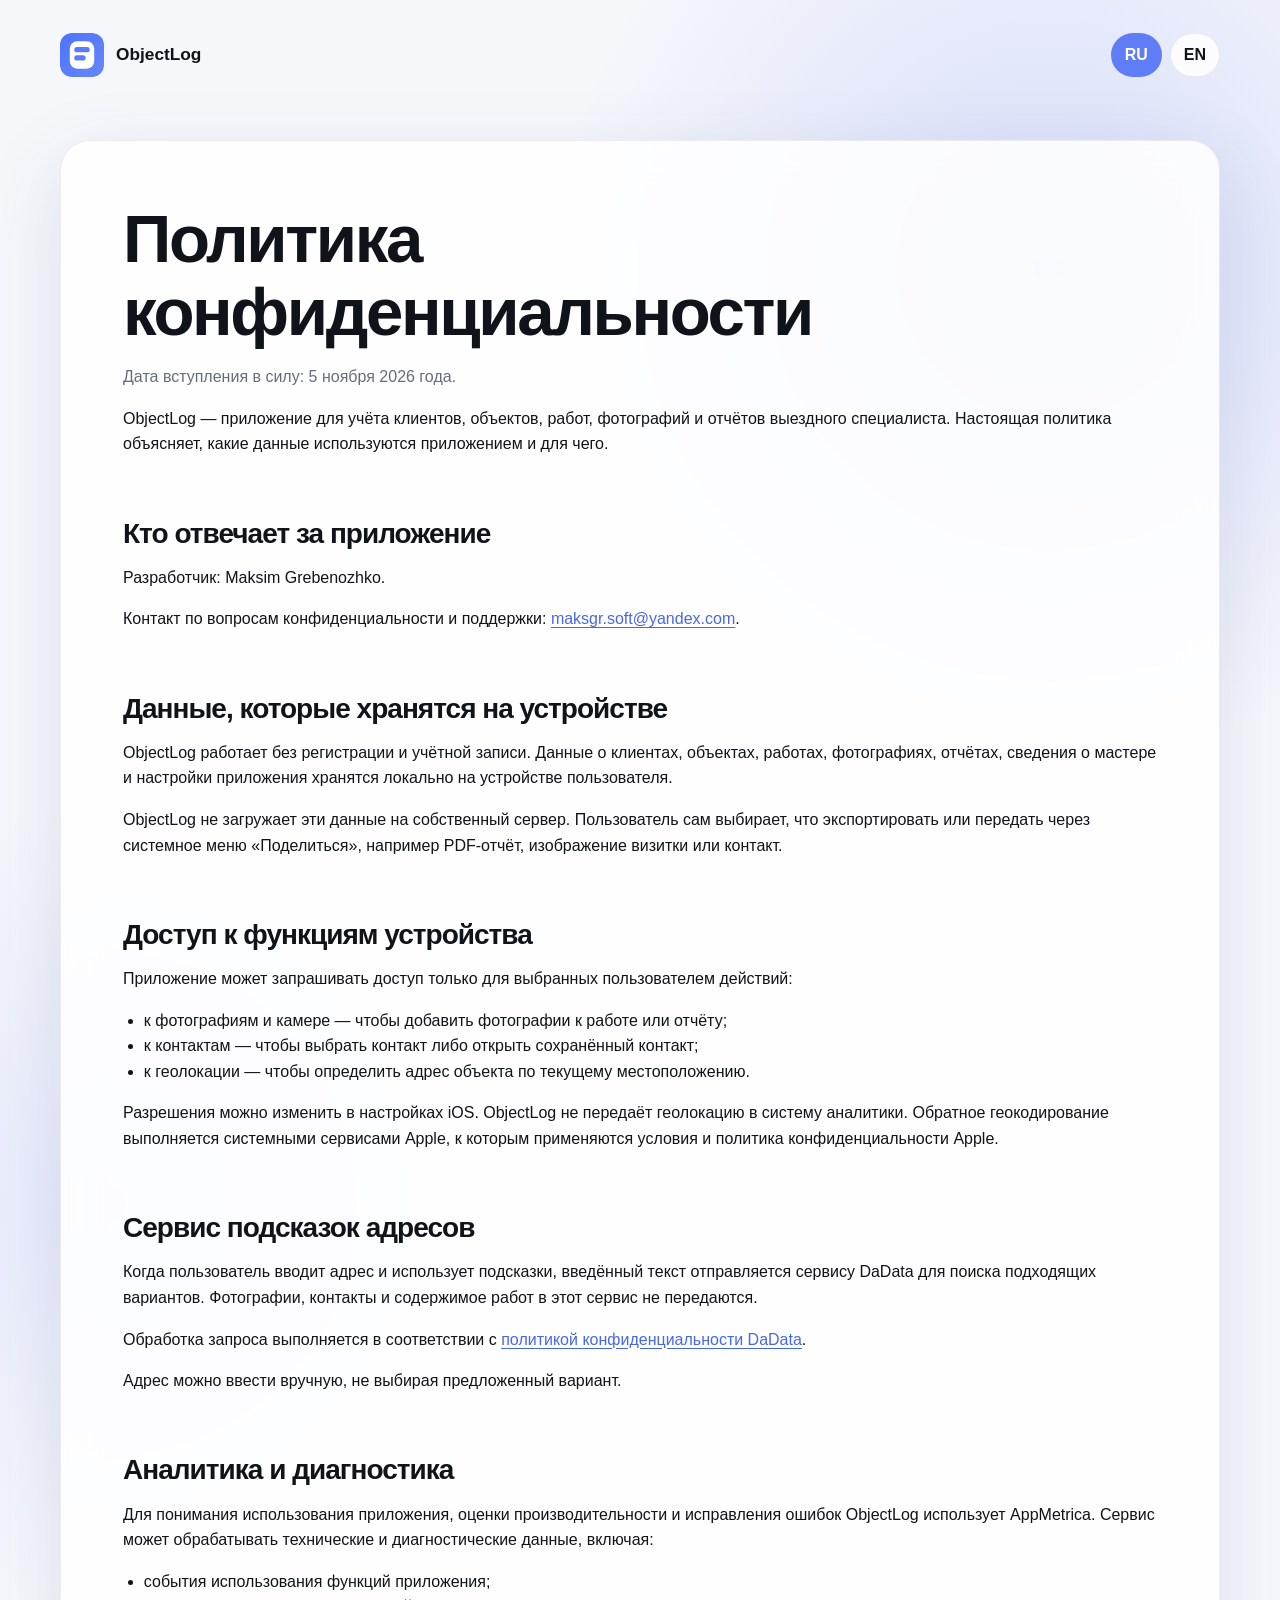
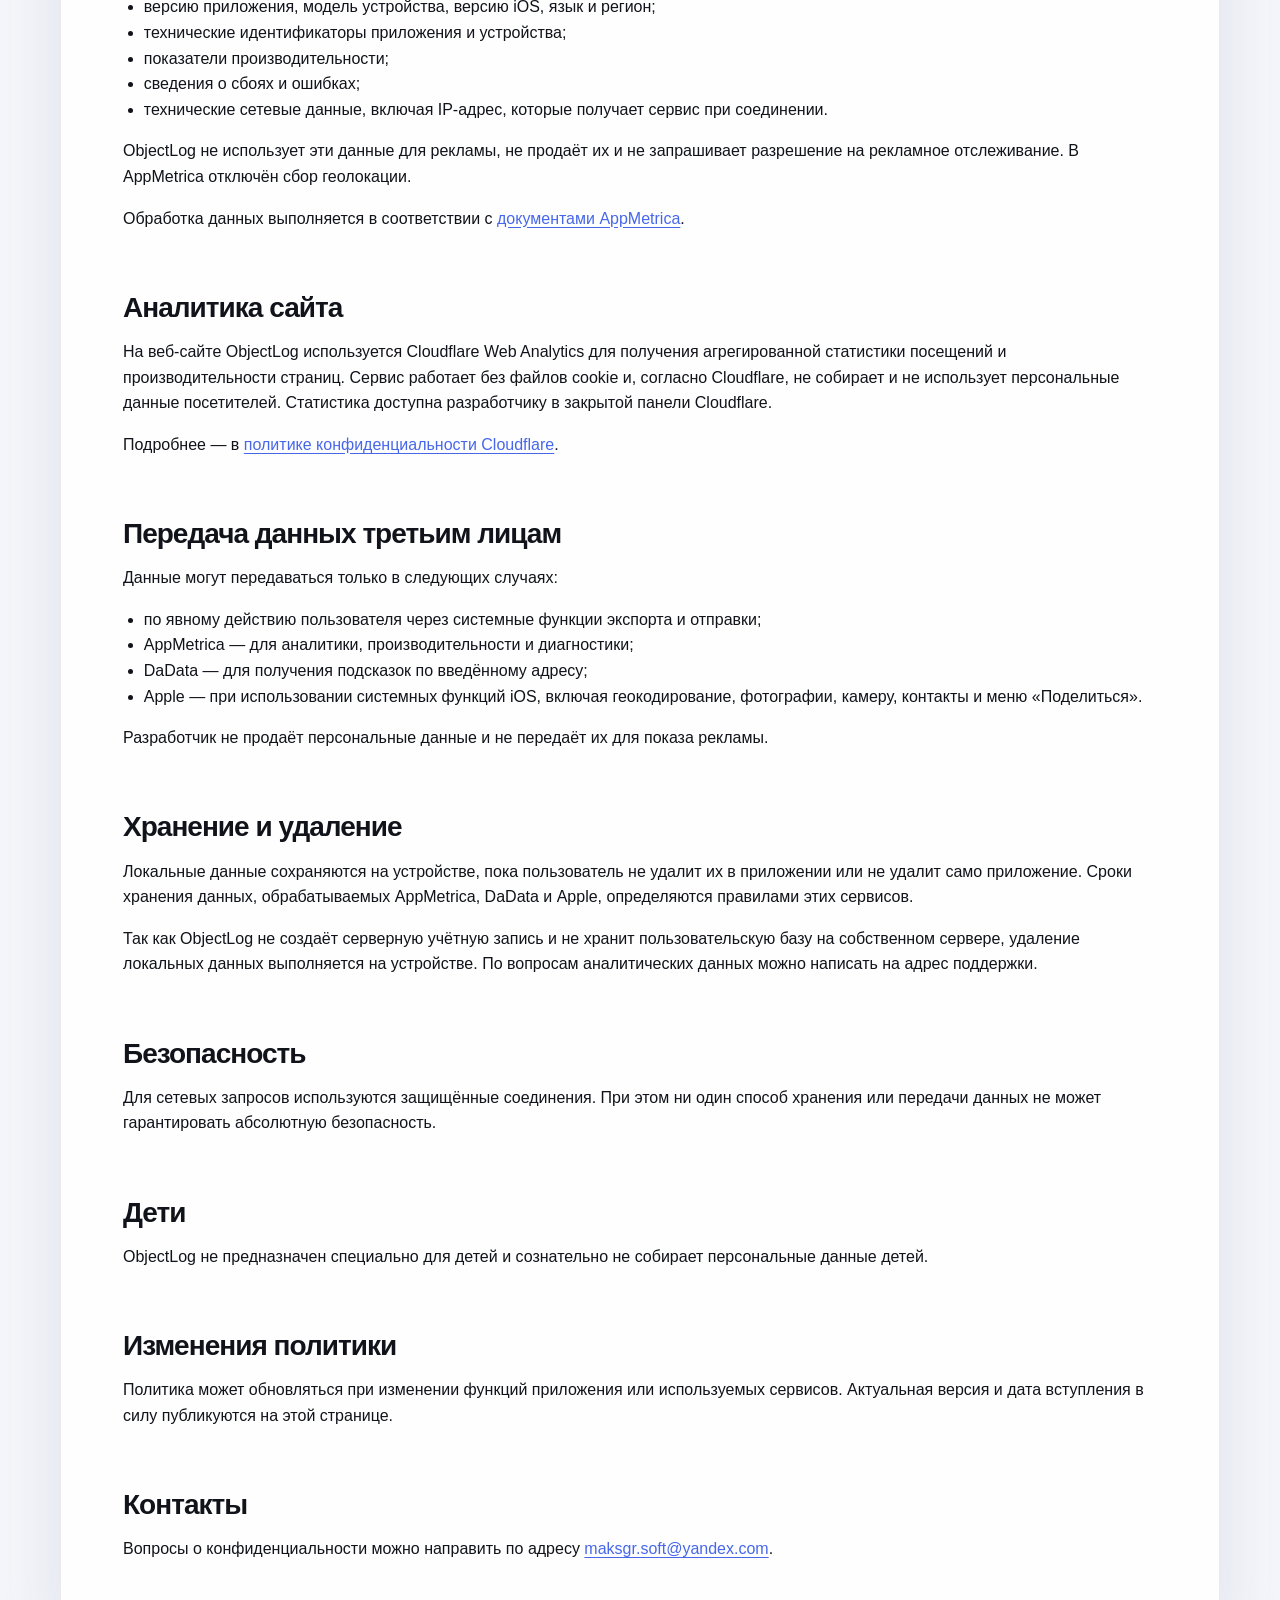
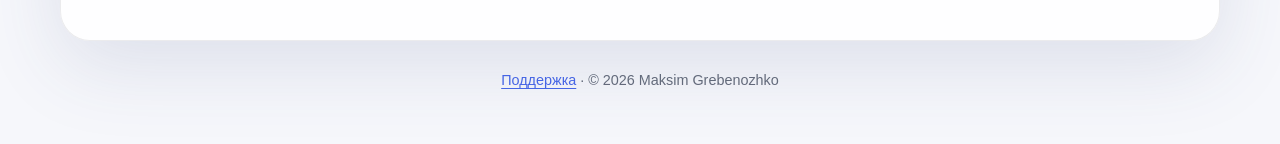
<file: privacy/ru/index.html>
<!doctype html>
<html lang="ru">
<head>
  <meta charset="utf-8">
  <meta name="viewport" content="width=device-width, initial-scale=1">
  <meta name="description" content="Политика конфиденциальности приложения ObjectLog.">
  <title>Политика конфиденциальности ObjectLog</title>
  <link rel="icon" href="../../assets/logo.svg">
  <link rel="stylesheet" href="../../assets/styles.css">
</head>
<body>
  <main class="shell">
    <nav class="topbar" aria-label="Основная навигация">
      <a class="brand" href="../../"><img src="../../assets/logo.svg" alt=""><span>ObjectLog</span></a>
      <div class="language"><a href="./" aria-current="page">RU</a><a href="../en/">EN</a></div>
    </nav>

    <article class="card document">
      <h1>Политика конфиденциальности</h1>
      <p class="meta">Дата вступления в силу: 5 ноября 2026 года.</p>
      <p>ObjectLog — приложение для учёта клиентов, объектов, работ, фотографий и отчётов выездного
        специалиста. Настоящая политика объясняет, какие данные используются приложением и для чего.</p>

      <h2>Кто отвечает за приложение</h2>
      <p>Разработчик: Maksim Grebenozhko.</p>
      <p>Контакт по вопросам конфиденциальности и поддержки:
        <a href="mailto:maksgr.soft@yandex.com">maksgr.soft@yandex.com</a>.</p>

      <h2>Данные, которые хранятся на устройстве</h2>
      <p>ObjectLog работает без регистрации и учётной записи. Данные о клиентах, объектах, работах,
        фотографиях, отчётах, сведения о мастере и настройки приложения хранятся локально на устройстве
        пользователя.</p>
      <p>ObjectLog не загружает эти данные на собственный сервер. Пользователь сам выбирает, что
        экспортировать или передать через системное меню «Поделиться», например PDF-отчёт, изображение
        визитки или контакт.</p>

      <h2>Доступ к функциям устройства</h2>
      <p>Приложение может запрашивать доступ только для выбранных пользователем действий:</p>
      <ul>
        <li>к фотографиям и камере — чтобы добавить фотографии к работе или отчёту;</li>
        <li>к контактам — чтобы выбрать контакт либо открыть сохранённый контакт;</li>
        <li>к геолокации — чтобы определить адрес объекта по текущему местоположению.</li>
      </ul>
      <p>Разрешения можно изменить в настройках iOS. ObjectLog не передаёт геолокацию в систему аналитики.
        Обратное геокодирование выполняется системными сервисами Apple, к которым применяются условия и
        политика конфиденциальности Apple.</p>

      <h2>Сервис подсказок адресов</h2>
      <p>Когда пользователь вводит адрес и использует подсказки, введённый текст отправляется сервису DaData
        для поиска подходящих вариантов. Фотографии, контакты и содержимое работ в этот сервис не передаются.</p>
      <p>Обработка запроса выполняется в соответствии с
        <a href="https://dadata.ru/privacy/">политикой конфиденциальности DaData</a>.</p>
      <p>Адрес можно ввести вручную, не выбирая предложенный вариант.</p>

      <h2>Аналитика и диагностика</h2>
      <p>Для понимания использования приложения, оценки производительности и исправления ошибок ObjectLog
        использует AppMetrica. Сервис может обрабатывать технические и диагностические данные, включая:</p>
      <ul>
        <li>события использования функций приложения;</li>
        <li>версию приложения, модель устройства, версию iOS, язык и регион;</li>
        <li>технические идентификаторы приложения и устройства;</li>
        <li>показатели производительности;</li>
        <li>сведения о сбоях и ошибках;</li>
        <li>технические сетевые данные, включая IP-адрес, которые получает сервис при соединении.</li>
      </ul>
      <p>ObjectLog не использует эти данные для рекламы, не продаёт их и не запрашивает разрешение на
        рекламное отслеживание. В AppMetrica отключён сбор геолокации.</p>
      <p>Обработка данных выполняется в соответствии с
        <a href="https://appmetrica.yandex.ru/about/privacy-policy">документами AppMetrica</a>.</p>

      <h2>Аналитика сайта</h2>
      <p>На веб-сайте ObjectLog используется Cloudflare Web Analytics для получения агрегированной статистики
        посещений и производительности страниц. Сервис работает без файлов cookie и, согласно Cloudflare, не
        собирает и не использует персональные данные посетителей. Статистика доступна разработчику в закрытой
        панели Cloudflare.</p>
      <p>Подробнее — в <a href="https://www.cloudflare.com/privacypolicy/">политике конфиденциальности Cloudflare</a>.</p>

      <h2>Передача данных третьим лицам</h2>
      <p>Данные могут передаваться только в следующих случаях:</p>
      <ul>
        <li>по явному действию пользователя через системные функции экспорта и отправки;</li>
        <li>AppMetrica — для аналитики, производительности и диагностики;</li>
        <li>DaData — для получения подсказок по введённому адресу;</li>
        <li>Apple — при использовании системных функций iOS, включая геокодирование, фотографии, камеру,
          контакты и меню «Поделиться».</li>
      </ul>
      <p>Разработчик не продаёт персональные данные и не передаёт их для показа рекламы.</p>

      <h2>Хранение и удаление</h2>
      <p>Локальные данные сохраняются на устройстве, пока пользователь не удалит их в приложении или не
        удалит само приложение. Сроки хранения данных, обрабатываемых AppMetrica, DaData и Apple, определяются
        правилами этих сервисов.</p>
      <p>Так как ObjectLog не создаёт серверную учётную запись и не хранит пользовательскую базу на собственном
        сервере, удаление локальных данных выполняется на устройстве. По вопросам аналитических данных можно
        написать на адрес поддержки.</p>

      <h2>Безопасность</h2>
      <p>Для сетевых запросов используются защищённые соединения. При этом ни один способ хранения или передачи
        данных не может гарантировать абсолютную безопасность.</p>

      <h2>Дети</h2>
      <p>ObjectLog не предназначен специально для детей и сознательно не собирает персональные данные детей.</p>

      <h2>Изменения политики</h2>
      <p>Политика может обновляться при изменении функций приложения или используемых сервисов. Актуальная
        версия и дата вступления в силу публикуются на этой странице.</p>

      <h2>Контакты</h2>
      <p>Вопросы о конфиденциальности можно направить по адресу
        <a href="mailto:maksgr.soft@yandex.com">maksgr.soft@yandex.com</a>.</p>
    </article>

    <footer><a href="../../support/">Поддержка</a> · © 2026 Maksim Grebenozhko</footer>
  </main>
  <!-- Cloudflare Web Analytics -->
  <script type="module" src="https://static.cloudflareinsights.com/beacon.min.js" data-cf-beacon='{"token": "b4f188df085d44a996cb9d20d28e844d"}'></script>
  <!-- End Cloudflare Web Analytics -->
</body>
</html>
</file>
<file: assets/styles.css>
:root {
  color-scheme: light;
  --accent: #5f7df7;
  --accent-strong: #4767ea;
  --accent-soft: #eef2ff;
  --background: #f6f7fb;
  --surface: rgba(255, 255, 255, 0.86);
  --text: #11131a;
  --muted: #656c7b;
  --border: rgba(17, 19, 26, 0.08);
  --shadow: 0 24px 80px rgba(52, 68, 121, 0.13);
}

@media (prefers-color-scheme: dark) {
  :root {
    color-scheme: dark;
    --accent: #7892ff;
    --accent-strong: #91a6ff;
    --accent-soft: rgba(95, 125, 247, 0.14);
    --background: #0d1017;
    --surface: rgba(24, 29, 41, 0.88);
    --text: #f5f7ff;
    --muted: #aeb6c8;
    --border: rgba(255, 255, 255, 0.09);
    --shadow: 0 24px 80px rgba(0, 0, 0, 0.32);
  }
}

* { box-sizing: border-box; }
html { scroll-behavior: smooth; }

body {
  min-height: 100vh;
  margin: 0;
  background:
    radial-gradient(circle at 82% 8%, rgba(95, 125, 247, 0.22), transparent 31rem),
    radial-gradient(circle at 8% 36%, rgba(141, 164, 255, 0.15), transparent 25rem),
    var(--background);
  color: var(--text);
  font-family: Inter, -apple-system, BlinkMacSystemFont, "Segoe UI", sans-serif;
  line-height: 1.6;
}

img { display: block; max-width: 100%; }
a { color: var(--accent-strong); text-underline-offset: 0.18em; }

.shell {
  width: min(1160px, calc(100% - 40px));
  margin: 0 auto;
  padding: 28px 0 52px;
}

.topbar {
  display: flex;
  align-items: center;
  justify-content: space-between;
  gap: 24px;
  min-height: 54px;
  margin-bottom: 58px;
}

.brand,
.footer-brand {
  display: inline-flex;
  align-items: center;
  gap: 12px;
  color: var(--text);
  font-size: 1.08rem;
  font-weight: 780;
  text-decoration: none;
}

.brand img { width: 44px; height: 44px; border-radius: 12px; }

.nav-links,
.footer-links {
  display: flex;
  align-items: center;
  flex-wrap: wrap;
  gap: 22px;
}

.nav-group {
  display: flex;
  align-items: center;
  gap: 24px;
}

.nav-links a,
.footer-links a {
  color: var(--muted);
  font-size: 0.95rem;
  font-weight: 650;
  text-decoration: none;
}

.nav-links a:hover,
.footer-links a:hover { color: var(--text); }

.hero-section {
  display: grid;
  grid-template-columns: minmax(0, 1.02fr) minmax(340px, 0.98fr);
  align-items: center;
  gap: clamp(44px, 8vw, 100px);
  min-height: 680px;
  padding: 32px 0 72px;
}

.hero-copy { position: relative; z-index: 2; }

.eyebrow {
  margin: 0 0 14px;
  color: var(--accent-strong);
  font-size: 0.82rem;
  font-weight: 800;
  letter-spacing: 0.11em;
  text-transform: uppercase;
}

h1, h2, h3 { margin-top: 0; line-height: 1.08; letter-spacing: -0.035em; }
h1 { max-width: 730px; margin-bottom: 24px; font-size: clamp(3.2rem, 6.2vw, 6rem); }
h2 { margin-bottom: 18px; font-size: clamp(2.25rem, 4.5vw, 4.25rem); }
h3 { margin-bottom: 10px; font-size: 1.35rem; }

.lead,
.section-lead { color: var(--muted); font-size: clamp(1.08rem, 2vw, 1.28rem); }
.lead { max-width: 680px; margin: 0; }

.actions { display: flex; flex-wrap: wrap; gap: 12px; margin-top: 30px; }

.button,
.language a {
  display: inline-flex;
  min-height: 48px;
  align-items: center;
  justify-content: center;
  border: 1px solid var(--border);
  border-radius: 999px;
  padding: 11px 19px;
  background: var(--surface);
  color: var(--text);
  font-weight: 720;
  text-decoration: none;
  transition: transform 160ms ease, box-shadow 160ms ease;
}

.button:hover { transform: translateY(-2px); box-shadow: 0 12px 28px rgba(52, 68, 121, 0.12); }
.button.primary { border-color: transparent; background: linear-gradient(135deg, #5275fb, #6e86f6); color: white; }
.trust-note { margin: 18px 0 0; color: var(--muted); font-size: 0.9rem; }

.hero-visual { position: relative; display: grid; min-height: 610px; place-items: center; }

.glow {
  position: absolute;
  width: 88%;
  aspect-ratio: 1;
  border-radius: 50%;
  background: rgba(95, 125, 247, 0.19);
  filter: blur(48px);
}

.phone {
  position: relative;
  overflow: hidden;
  border: 9px solid #11141b;
  border-radius: 46px;
  background: #11141b;
  box-shadow: 0 36px 90px rgba(25, 32, 60, 0.28);
}

.phone::before {
  position: absolute;
  z-index: 2;
  top: 10px;
  left: 50%;
  width: 35%;
  height: 24px;
  border-radius: 999px;
  background: #090a0d;
  content: "";
  transform: translateX(-50%);
}

.phone img { width: 100%; height: auto; }
.phone-hero { z-index: 1; width: min(348px, 72vw); transform: rotate(2.5deg); }

.floating-label {
  position: absolute;
  z-index: 3;
  border: 1px solid rgba(255,255,255,0.6);
  border-radius: 999px;
  padding: 10px 15px;
  background: rgba(255,255,255,0.84);
  box-shadow: 0 12px 30px rgba(45, 58, 106, 0.16);
  color: #1a1d27;
  font-size: 0.86rem;
  font-weight: 750;
  backdrop-filter: blur(12px);
}

.label-top { top: 18%; right: -2%; }
.label-bottom { bottom: 17%; left: -7%; }
.section { padding: 112px 0; }
.intro > h2, .intro > .section-lead { max-width: 760px; }

.feature-grid {
  display: grid;
  grid-template-columns: repeat(4, minmax(0, 1fr));
  gap: 16px;
  margin-top: 48px;
}

.feature-card {
  min-height: 260px;
  border: 1px solid var(--border);
  border-radius: 26px;
  padding: 26px;
  background: var(--surface);
  box-shadow: 0 18px 54px rgba(45, 58, 106, 0.07);
  backdrop-filter: blur(18px);
}

.feature-number { display: inline-block; margin-bottom: 54px; color: var(--accent-strong); font-size: 0.8rem; font-weight: 800; }
.feature-card p, .showcase-copy p, .privacy-block > p, .cta-section p { margin: 0; color: var(--muted); }

.showcase {
  display: grid;
  grid-template-columns: minmax(0, 0.92fr) minmax(340px, 1.08fr);
  align-items: center;
  gap: clamp(44px, 9vw, 112px);
  min-height: 720px;
  padding: 86px 0;
}

.showcase-reverse .showcase-copy { order: 2; }
.showcase-reverse .device-stage { order: 1; }
.showcase-copy p:not(.eyebrow) { max-width: 560px; font-size: 1.08rem; }

.device-stage {
  display: grid;
  min-height: 620px;
  place-items: center;
  border-radius: 40px;
  background: radial-gradient(circle at 65% 20%, rgba(255,255,255,0.72), transparent 28%), linear-gradient(145deg, #dfe6ff, #f5f7ff);
}

.report-stage { background: linear-gradient(145deg, #eef1ff, #dbe4ff); }
.phone-secondary { width: min(320px, 72vw); }

.privacy-block {
  display: grid;
  grid-template-columns: 1fr 1fr;
  gap: 54px;
  align-items: end;
  margin: 92px 0;
  border: 1px solid var(--border);
  border-radius: 34px;
  padding: clamp(28px, 6vw, 64px);
  background: var(--accent-soft);
}

.privacy-block h2 { margin-bottom: 0; font-size: clamp(2rem, 4vw, 3.6rem); }
.privacy-block > p { font-size: 1.08rem; }

.cta-section {
  display: grid;
  grid-template-columns: auto 1fr auto;
  gap: 24px;
  align-items: center;
  margin-top: 120px;
  border: 1px solid var(--border);
  border-radius: 30px;
  padding: 28px;
  background: var(--surface);
  box-shadow: var(--shadow);
}

.cta-section img { width: 74px; border-radius: 20px; }
.cta-section h2 { margin-bottom: 7px; font-size: clamp(1.5rem, 3vw, 2.2rem); }

.site-footer {
  display: grid;
  grid-template-columns: 1fr auto 1fr;
  align-items: center;
  gap: 24px;
  padding: 48px 6px 4px;
  color: var(--muted);
  font-size: 0.88rem;
}

.site-footer > span { text-align: right; }
.footer-brand img { width: 34px; border-radius: 9px; }

/* Shared document and support pages */
.language { display: flex; gap: 8px; }
.language a { min-height: 0; padding: 8px 13px; }
.language a[aria-current="page"] { border-color: transparent; background: var(--accent); color: white; }

.card {
  border: 1px solid var(--border);
  border-radius: 30px;
  padding: clamp(26px, 6vw, 62px);
  background: var(--surface);
  box-shadow: var(--shadow);
  backdrop-filter: blur(18px);
}

.document h1 { margin-bottom: 16px; font-size: clamp(2.3rem, 6vw, 4.2rem); }
.document h2 { margin: 2.2em 0 0.55em; font-size: clamp(1.3rem, 3vw, 1.75rem); }
.document .lead { max-width: 720px; }
.document ul { padding-left: 1.3rem; }
.meta, .note, footer { color: var(--muted); }

.support-grid { display: grid; grid-template-columns: repeat(2, minmax(0, 1fr)); gap: 16px; margin-top: 30px; }
.support-item { border: 1px solid var(--border); border-radius: 20px; padding: 22px; }
.support-item h2 { margin-top: 0; }
footer:not(.site-footer) { padding: 28px 8px 0; text-align: center; font-size: 0.9rem; }

.gateway {
  display: grid;
  min-height: 100vh;
  place-items: center;
  padding-block: 24px;
}

.gateway-card {
  width: min(560px, 100%);
  text-align: center;
}

.gateway-card img {
  width: 96px;
  margin: 0 auto 22px;
  border-radius: 26px;
}

.gateway-card h1 {
  margin-bottom: 12px;
  font-size: clamp(2.5rem, 9vw, 4.5rem);
}

.gateway-card .actions { justify-content: center; }

@media (max-width: 940px) {
  .hero-section { grid-template-columns: 1fr; padding-top: 24px; }
  .hero-copy { text-align: center; }
  .hero-copy .lead { margin-inline: auto; }
  .hero-actions { justify-content: center; }
  .hero-visual { min-height: 560px; }
  .feature-grid { grid-template-columns: repeat(2, minmax(0, 1fr)); }
  .showcase { grid-template-columns: 1fr 1fr; gap: 38px; }
  .privacy-block { grid-template-columns: 1fr; align-items: start; }
  .site-footer { grid-template-columns: 1fr; justify-items: center; }
  .site-footer > span { text-align: center; }
}

@media (max-width: 680px) {
  .shell { width: min(100% - 20px, 1160px); padding-top: 14px; }
  .topbar { margin-bottom: 28px; }
  .nav-links { gap: 14px; }
  .nav-links a:first-child { display: none; }
  .nav-group { gap: 10px; }
  .hero-section { min-height: auto; padding-bottom: 48px; }
  h1 { font-size: clamp(2.75rem, 15vw, 4rem); }
  .hero-visual { min-height: 530px; }
  .phone-hero { width: min(300px, 76vw); }
  .label-top { right: 0; }
  .label-bottom { left: 0; }
  .section { padding: 82px 0; }
  .feature-grid { grid-template-columns: 1fr; }
  .feature-card { min-height: 220px; }
  .feature-number { margin-bottom: 34px; }
  .showcase, .showcase-reverse { grid-template-columns: 1fr; min-height: auto; padding: 70px 0; }
  .showcase-reverse .showcase-copy, .showcase-reverse .device-stage { order: initial; }
  .device-stage { min-height: 580px; border-radius: 28px; }
  .privacy-block { margin: 70px 0; border-radius: 26px; }
  .cta-section { grid-template-columns: auto 1fr; }
  .cta-section .button { grid-column: 1 / -1; }
  .footer-links { justify-content: center; gap: 14px; }
  .support-grid { grid-template-columns: 1fr; }
  .card { border-radius: 24px; }
}

@media (prefers-reduced-motion: reduce) {
  html { scroll-behavior: auto; }
  .button { transition: none; }
}
</file>
